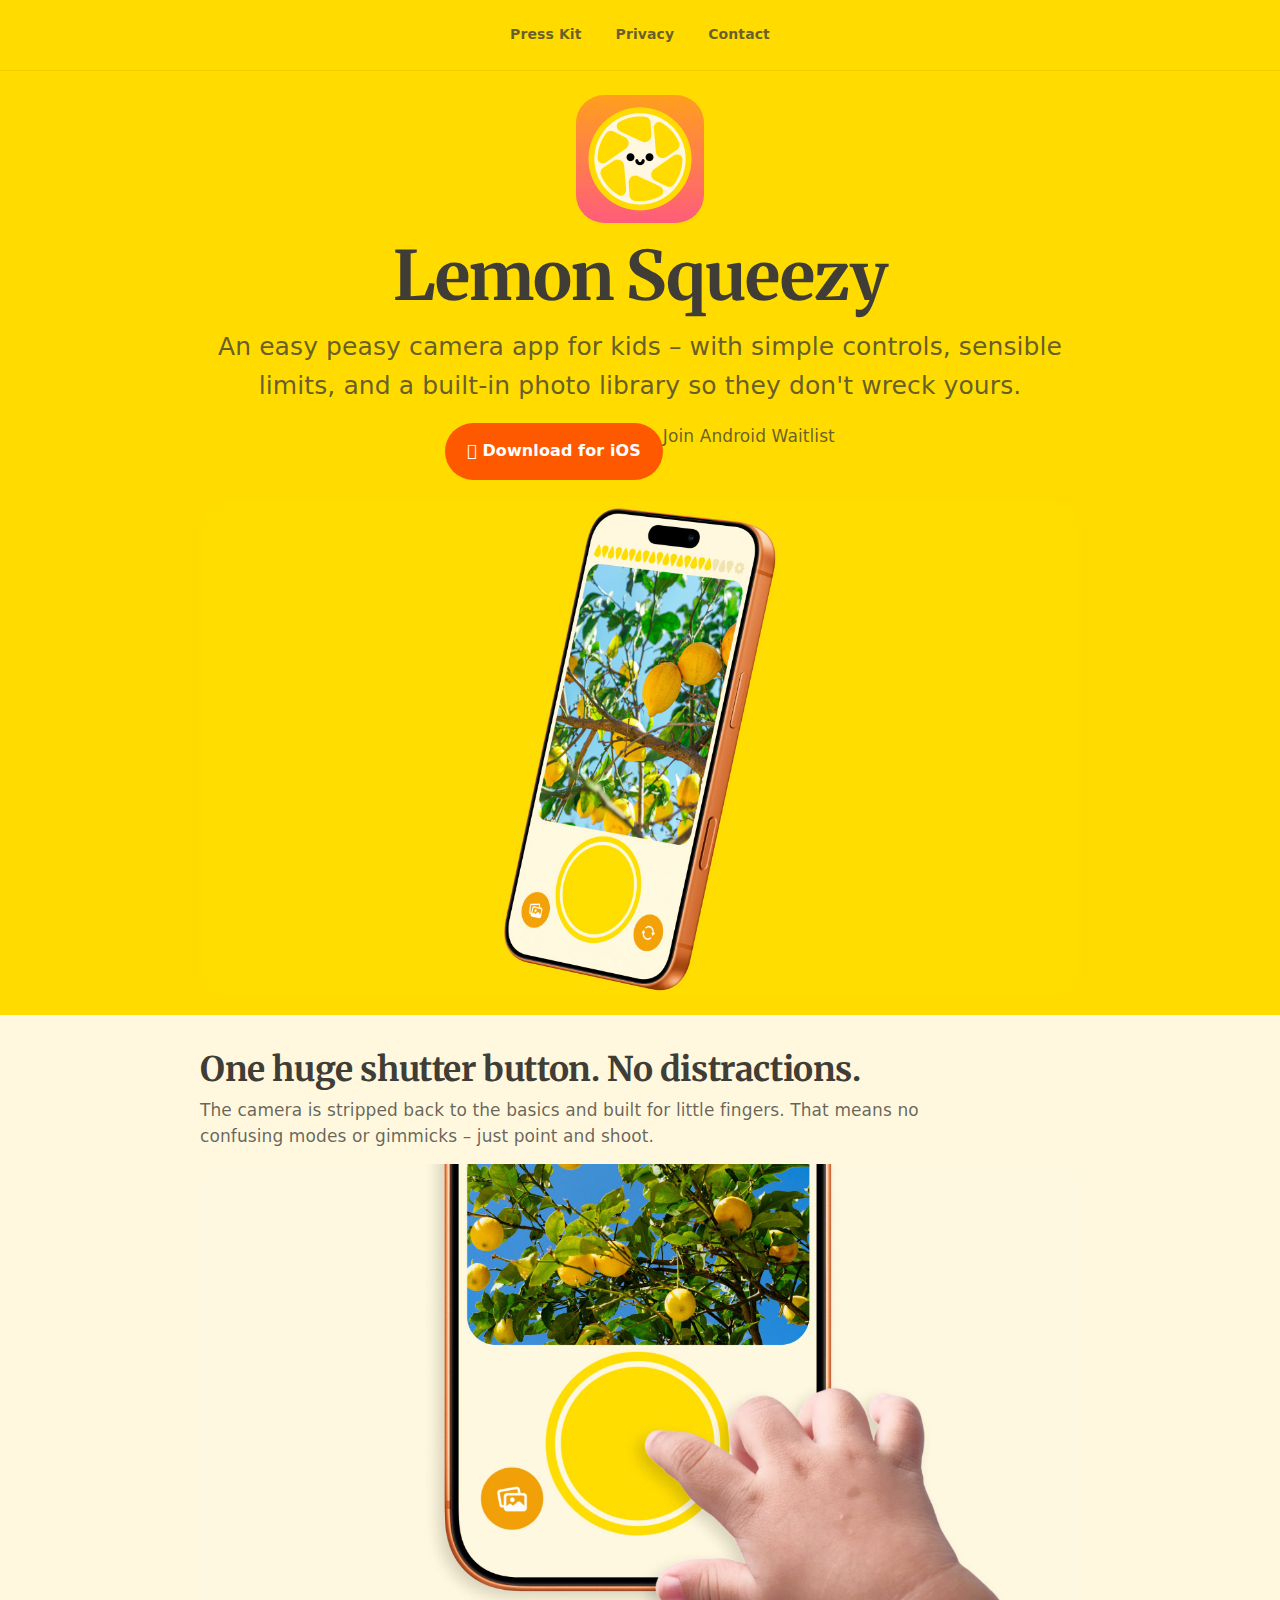
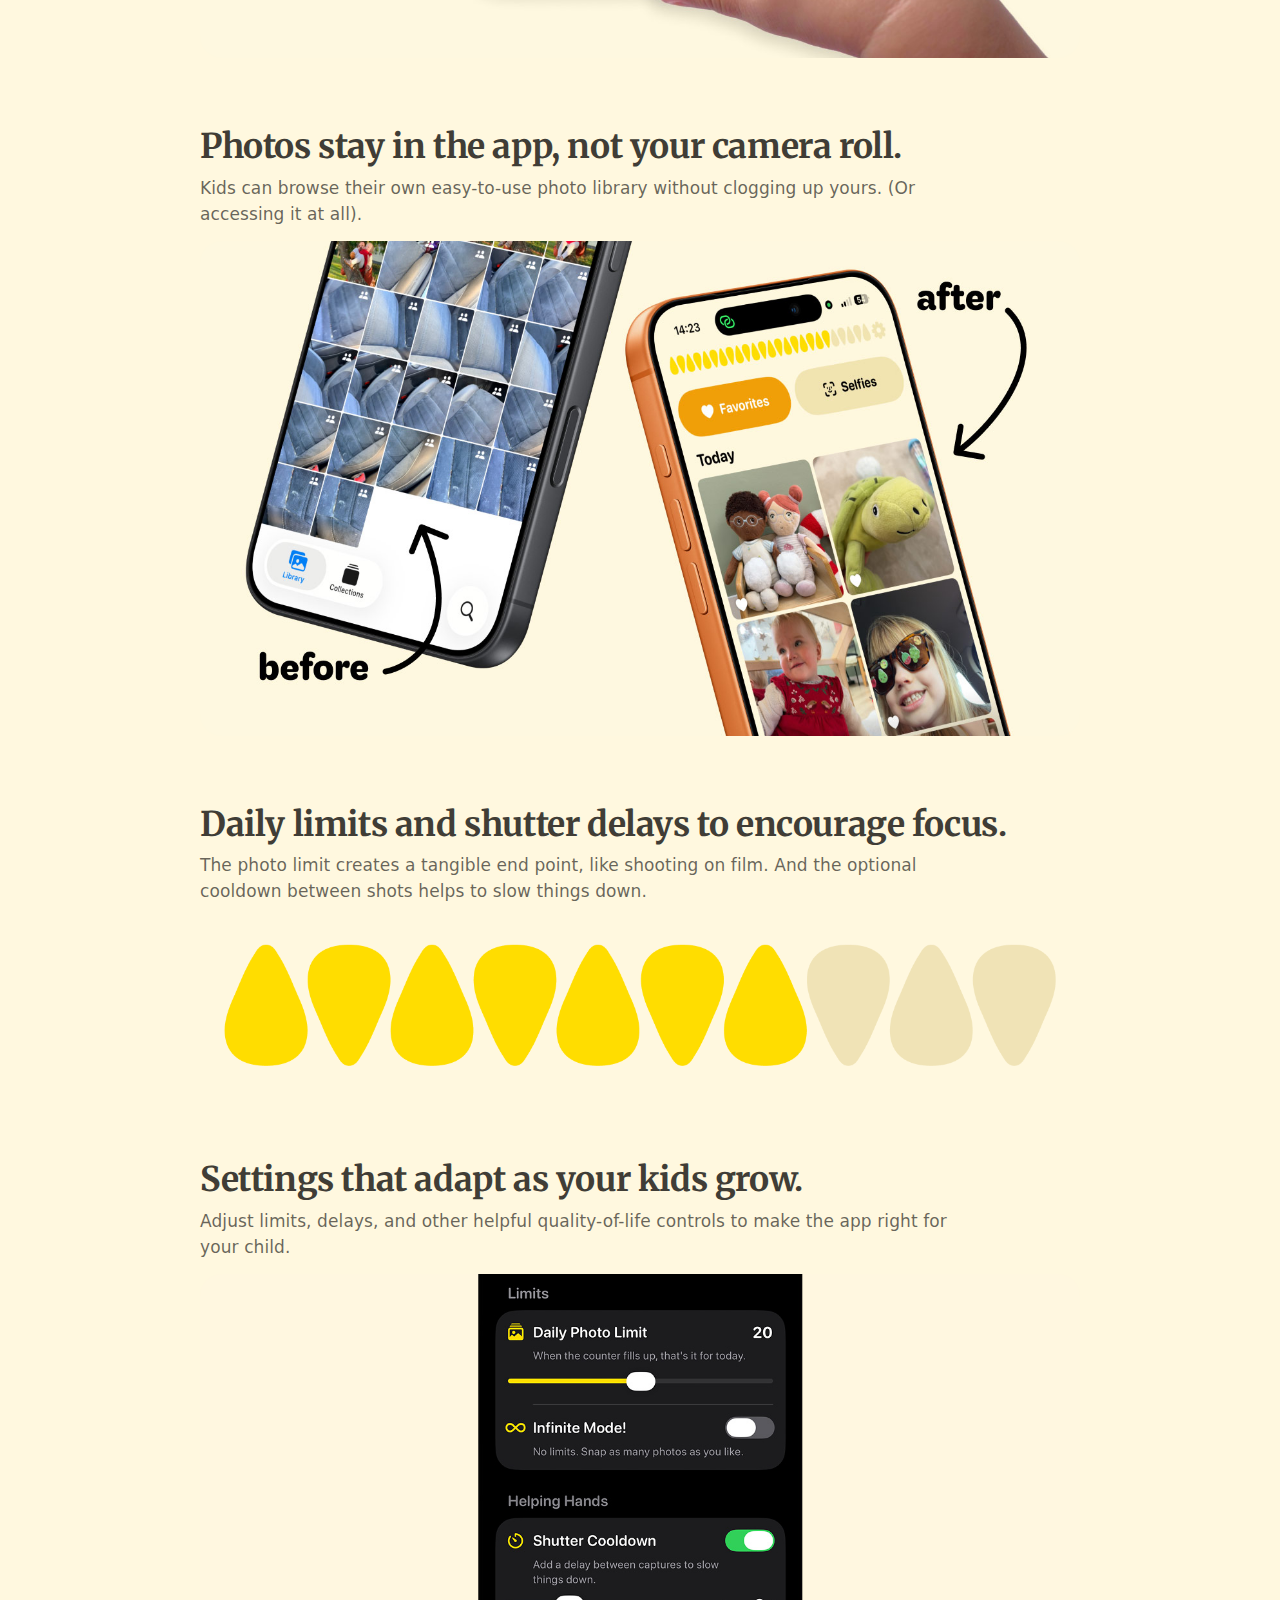
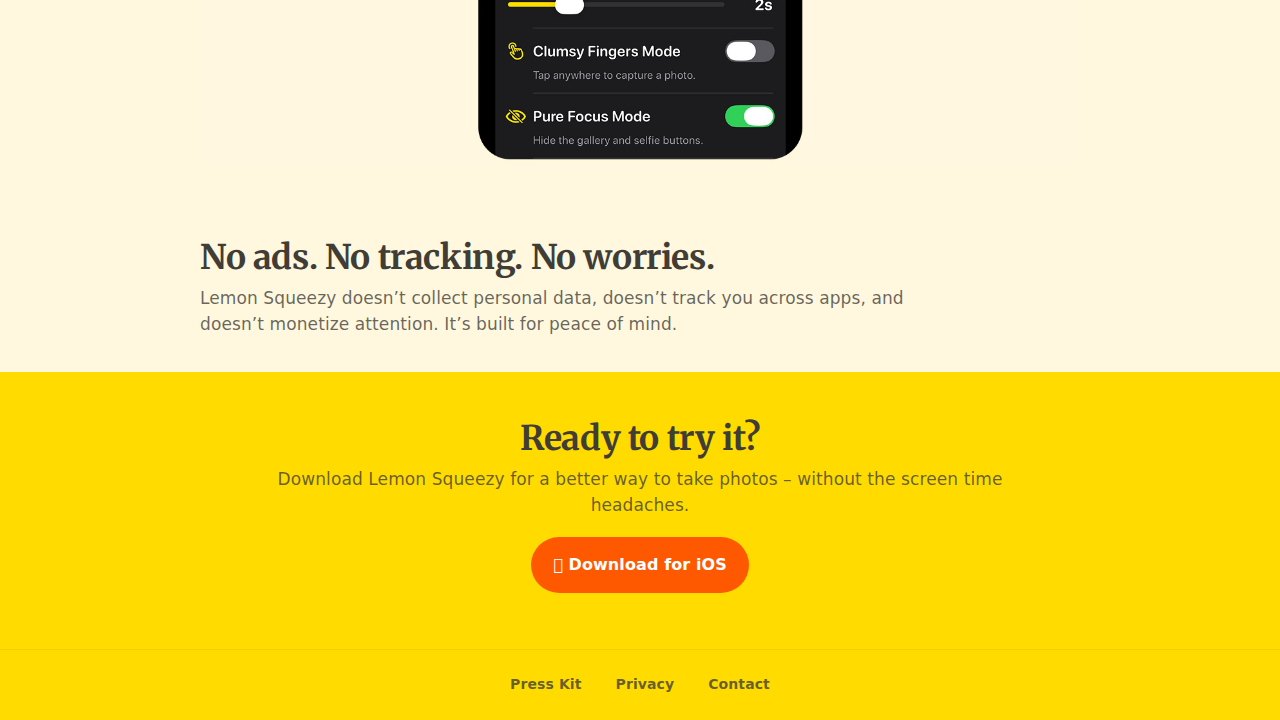
<file: index.html>
<!doctype html>
<html lang="en">
  <head>
    <meta charset="utf-8" />
    <meta name="viewport" content="width=device-width, initial-scale=1" />

    <link rel="preconnect" href="https://fonts.googleapis.com">
    <link rel="preconnect" href="https://fonts.gstatic.com" crossorigin>
    <link
      href="https://fonts.googleapis.com/css2?family=Merriweather:wght@700&display=swap"
      rel="stylesheet"
    >

    <title>Lemon Squeezy – Kids Camera</title>
    <meta
      name="description"
      content="One big button. Zero distractions. A minimal camera app for kids with daily limits, cooldown timers, and a kid-safe gallery."
    />
    <link rel="stylesheet" href="styles.css" />
  </head>

  <body>
    <header class="site-header" id="top">
      <div class="wrap bar-row">

        <nav class="nav" aria-label="Primary navigation">
          <a href="presskit.html">Press Kit</a>
          <a href="privacy.html">Privacy</a>
          <a href="mailto:tom@lemonsqueezy.camera">Contact</a>
        </nav>
      </div>
    </header>

    <main>
      <!-- HERO -->
      <section class="hero">
        <div class="wrap hero-inner">
          <img class="hero-appicon" src="images/lemon-icon-new.jpg" alt="Lemon Squeezy app icon" />

          <h1>Lemon Squeezy</h1>

          <p class="lede">
            An easy peasy camera app for kids – with simple controls, sensible limits, and a built-in photo library so they don't wreck yours.
          </p>

          <div class="cta-row">
            <a class="btn btn-primary btn-xl" href="https://apps.apple.com/app/apple-store/id6751339211?pt=127383011&ct=website&mt=8">
               Download for iOS
            </a>
            <p class="section-text">
            <a href="mailto:tom@lemonsqueezy.com?subject=Android%20waitlist&body=Please%20add%20me%20to%20the%20Android%20waitlist.%0A%0AEmail:">Join Android Waitlist</a>
          </p>
          </div>

          <figure class="hero-media">
            <img
              src="https://rolfebox.github.io/lemonsqueezy.camera/images/hero-yellow.jpg"
              alt="Lemon Squeezy hero"
              loading="eager"
            />
          </figure>
        </div>
      </section>

      <!-- 5 CONSISTENT SECTIONS -->
      <section class="section section-white" id="features">
        <div class="wrap">
          <h2>One huge shutter button. No distractions.</h2>
          <p class="section-text">
            The camera is stripped back to the basics and built for little fingers. That means no confusing modes or gimmicks – just point and shoot.
          </p>
          <figure class="media">
            <img src="images/big-button.jpg" alt="The extra-large shutter button in Lemon Squeezy" loading="lazy" />
          </figure>
        </div>
      </section>

      <section class="section section-white">
        <div class="wrap">
          <h2>Photos stay in the app, not your camera roll.</h2>
          <p class="section-text">
            Kids can browse their own easy-to-use photo library without clogging up yours. (Or accessing it at all).
          </p>
          <figure class="media">
            <img src="images/library-compare.jpg" alt="Comparison showing Lemon Squeezy’s safe gallery versus the Camera Roll" loading="lazy" />
          </figure>
        </div>
      </section>

      <section class="section section-white">
        <div class="wrap">
          <h2>Daily limits and shutter delays to encourage focus.</h2>
          <p class="section-text">
            The photo limit creates a tangible end point, like shooting on film. And the optional cooldown between shots helps to slow things down.
          </p>
          <figure class="media">
            <img src="images/pips.png" alt="Pips indicator showing remaining daily photos" loading="lazy" />
          </figure>
        </div>
      </section>

      <section class="section section-white">
        <div class="wrap">
          <h2>Settings that adapt as your kids grow.</h2>
          <p class="section-text">
            Adjust limits, delays, and other helpful quality-of-life controls to make the app right for your child.
          </p>
          <figure class="media">
            <img src="images/settings-example.jpg" alt="Parents-only settings in Lemon Squeezy" loading="lazy" />
          </figure>
        </div>
      </section>

      <section class="section section-white" id="privacy">
        <div class="wrap">
          <h2>No ads. No tracking. No worries.</h2>
          <p class="section-text">
            Lemon Squeezy doesn’t collect personal data, doesn’t track you across apps, and doesn’t monetize attention. It’s built for peace of mind.
          </p>
        </div>
      </section>

      <!-- FINAL CTA -->
      <section class="final-cta">
        <div class="wrap">
          <h2>Ready to try it?</h2>
          <p class="section-text">
            Download Lemon Squeezy for a better way to take photos – without the screen time headaches.
          </p>

          <div class="cta-row">
            <a class="btn btn-primary btn-xl" href="https://apps.apple.com/app/apple-store/id6751339211?pt=127383011&ct=website&mt=8">
               Download for iOS
            </a>
          </div>
        </div>
      </section>
    </main>

<footer class="site-footer">
  <div class="wrap bar-row">
    <nav class="nav footer-nav" aria-label="Footer links">
      <a href="presskit.html">Press Kit</a>
      <a href="privacy.html">Privacy</a>
      <a href="mailto:tom@lemonsqueezy.camera">Contact</a>
    </nav>
  </div>
</footer>
    
  </body>
</html>
</file>
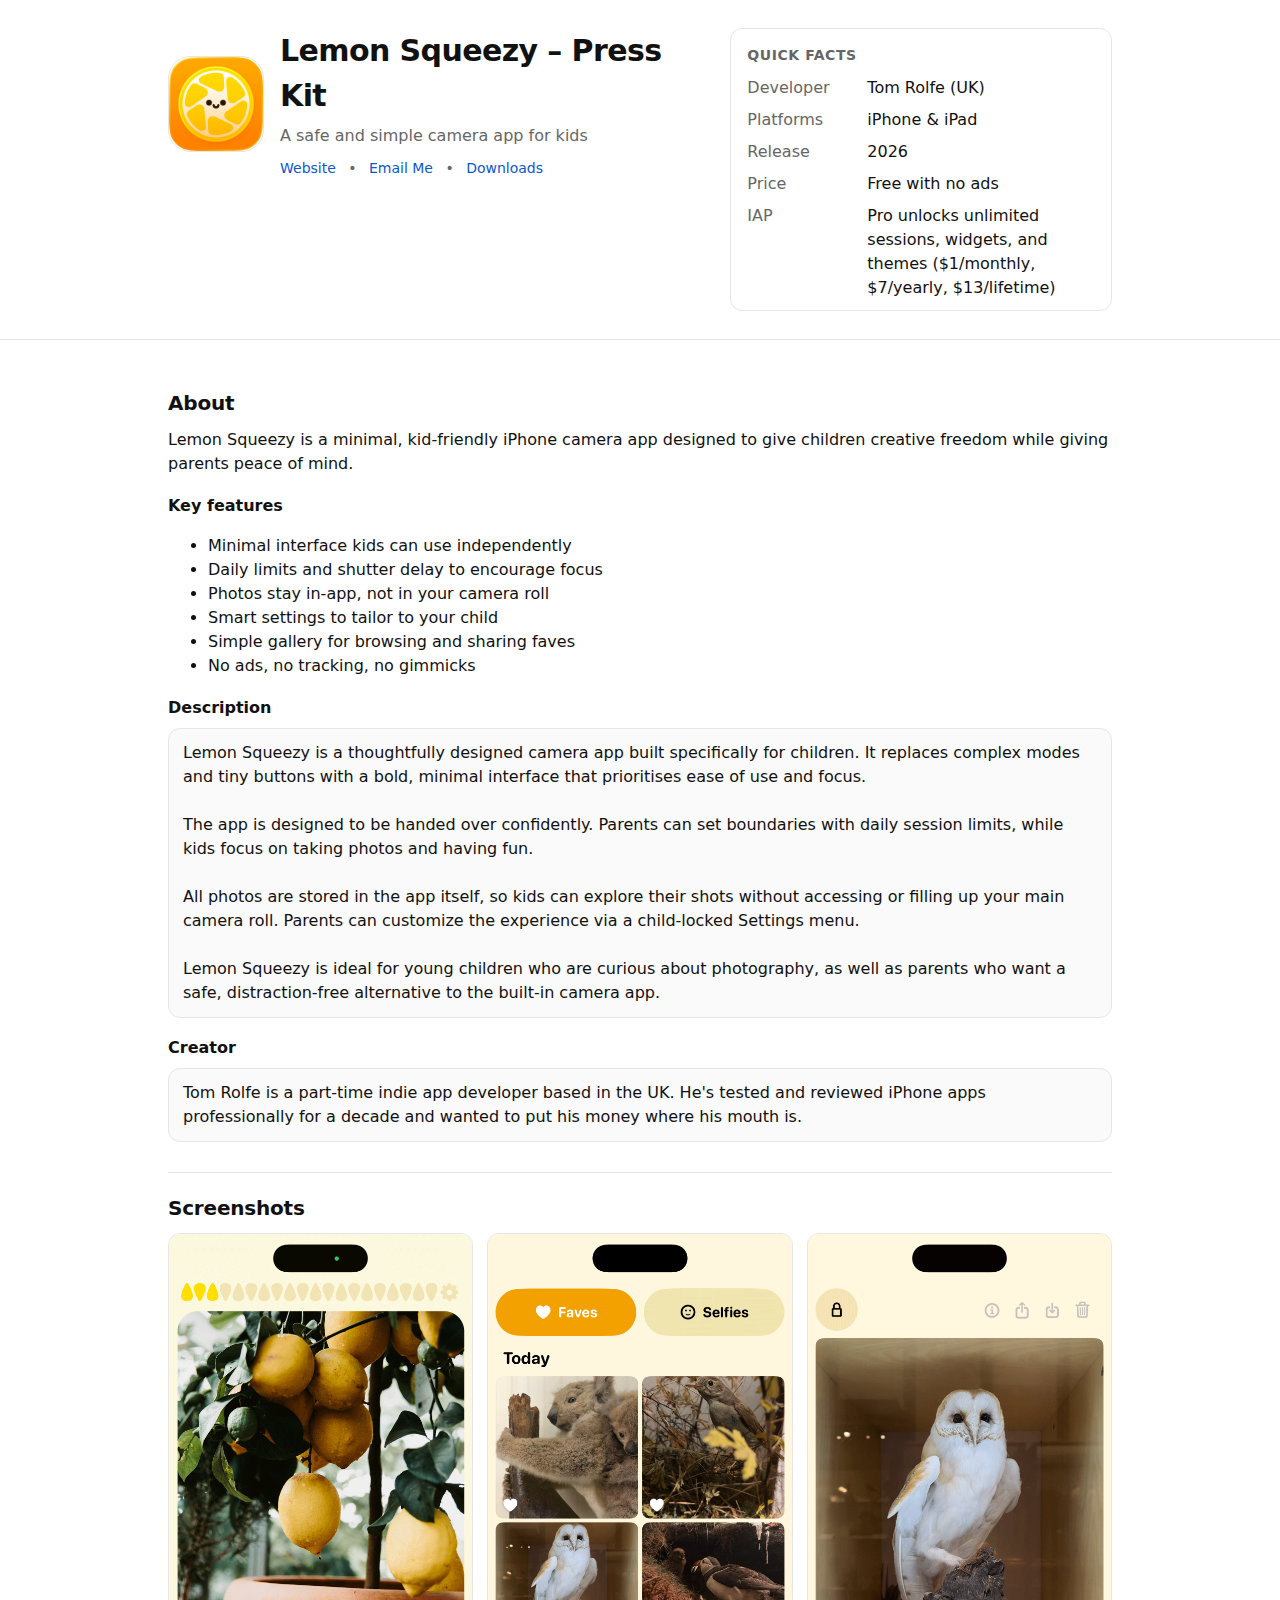
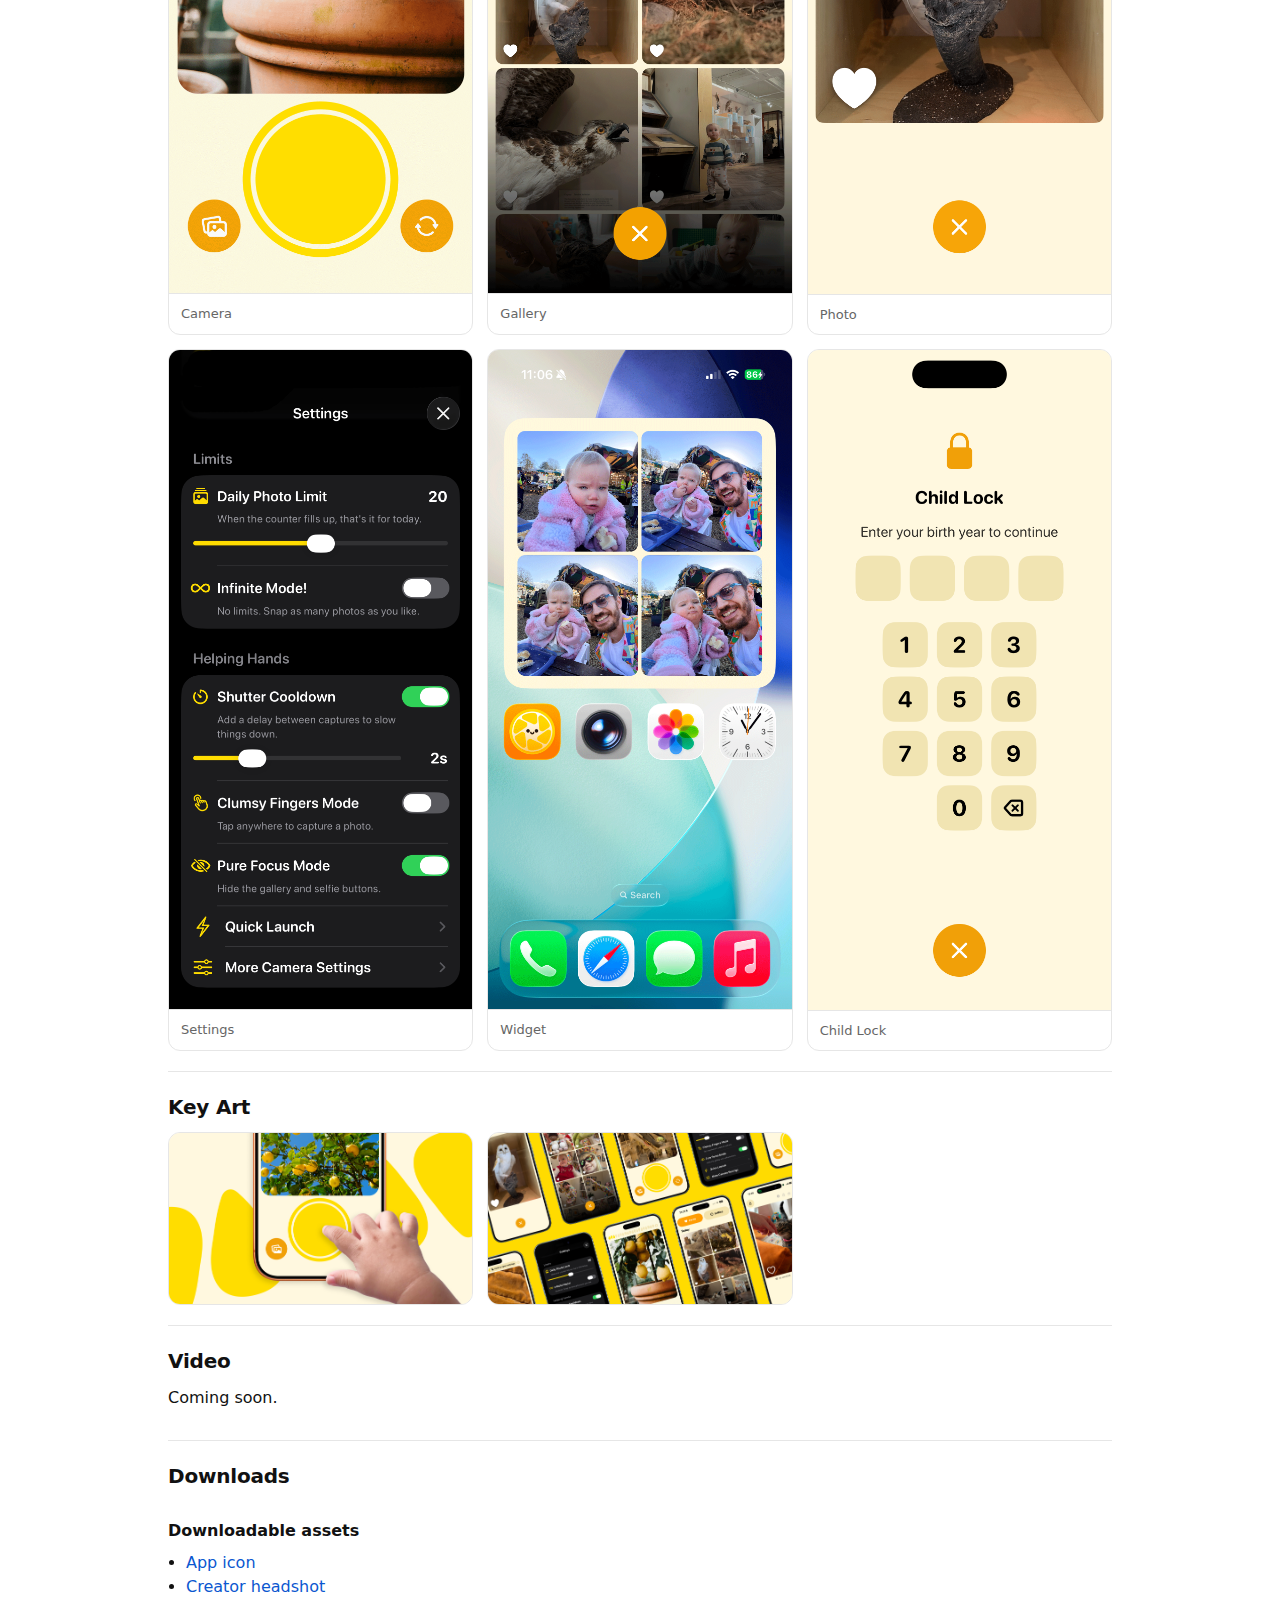
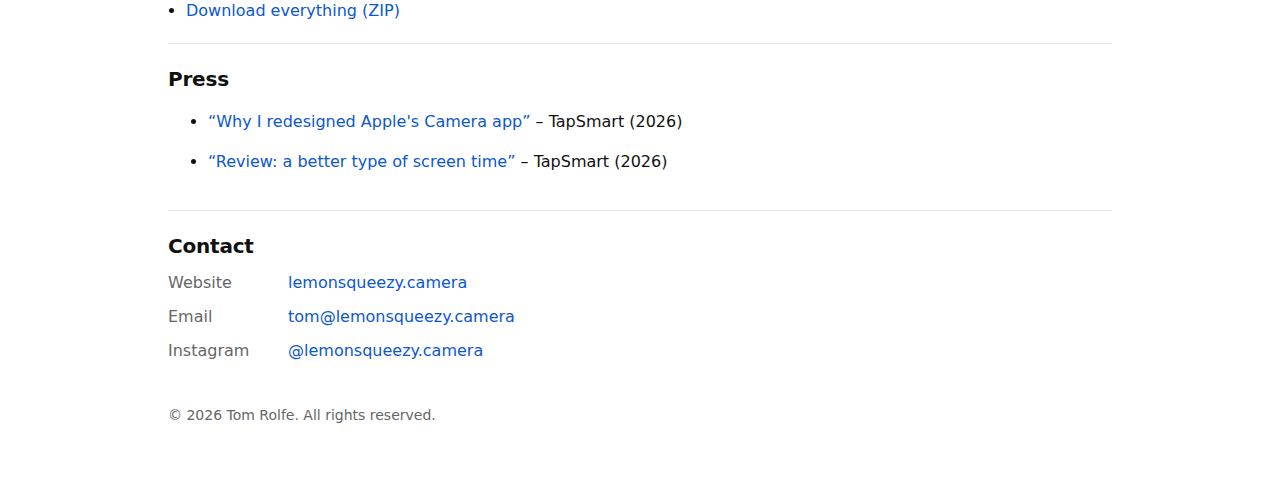
<file: presskit.html>
<!doctype html>
<html lang="en">
  <head>
    <meta charset="utf-8" />
    <meta name="viewport" content="width=device-width, initial-scale=1" />
    <title>Lemon Squeezy – Press Kit</title>
    <meta name="description" content="Press kit for Lemon Squeezy – a simple, kid-friendly iPhone camera app." />

    <link rel="stylesheet" href="presskit.css" />

    <!-- Optional: a tiny favicon (use your app icon if you want) -->
    <link rel="icon" href="images/logos/app-icon.png" />
  </head>

  <body>
    <header class="site-header">
      <div class="container">
        <div class="top">
          <div class="brand">
            <img
              class="brand-icon"
              src="images/logos/app-icon.png"
              alt="Lemon Squeezy app icon"
              width="96"
              height="96"
              loading="eager"
            />
            <div>
              <h1>Lemon Squeezy – Press Kit</h1>
              <p class="tagline">A safe and simple camera app for kids</p>
              <p class="meta">
                <a href="https://lemonsqueezy.camera" rel="noopener">Website</a>
                <span class="sep">•</span>
                <a href="mailto:tom@lemonsqueezy.camera">Email Me</a>
                <span class="sep">•</span>
                <a href="#downloads">Downloads</a>
              </p>
            </div>
          </div>

          <div class="quickfacts">
            <h2>Quick facts</h2>
            <dl>
              <div>
                <dt>Developer</dt>
                <dd>Tom Rolfe (UK)</dd>
              </div>
              <div>
                <dt>Platforms</dt>
                <dd>iPhone & iPad</dd>
              </div>
              <div>
                <dt>Release</dt>
                <dd>2026</dd>
              </div>
              <div>
                <dt>Price</dt>
                <dd>Free with no ads</dd>
              </div>
              <div>
                <dt>IAP</dt>
                <dd>Pro unlocks unlimited sessions, widgets, and themes ($1/monthly, $7/yearly, $13/lifetime)</dd>
              </div>
            </dl>
          </div>
        </div>
      </div>
    </header>

    <main class="container content">
      <section id="about">
        <h2>About</h2>
        <p>
          Lemon Squeezy is a minimal, kid-friendly iPhone camera app designed to give children creative freedom while giving parents peace of mind.
        </p>

        <h3>Key features</h3>
        <ul>
          <li>Minimal interface kids can use independently</li>
          <li>Daily limits and shutter delay to encourage focus</li>
          <li>Photos stay in-app, not in your camera roll</li>
          <li>Smart settings to tailor to your child</li>
          <li>Simple gallery for browsing and sharing faves</li>
          <li>No ads, no tracking, no gimmicks</li>
        </ul>
        
        <h3>Description</h3>
        <p class="copyblock">
          Lemon Squeezy is a thoughtfully designed camera app built specifically for children. It replaces complex modes and tiny buttons with a bold, minimal interface that prioritises ease of use and focus.

<br><br>The app is designed to be handed over confidently. Parents can set boundaries with daily session limits, while kids focus on taking photos and having fun.

<br><br>All photos are stored in the app itself, so kids can explore their shots without accessing or filling up your main camera roll. Parents can customize the experience via a child-locked Settings menu.

<br><br>Lemon Squeezy is ideal for young children who are curious about photography, as well as parents who want a safe, distraction-free alternative to the built-in camera app.
        </p>
              
        <h3>Creator</h3>
        <p class="copyblock">
          Tom Rolfe is a part-time indie app developer based in the UK. He's tested and reviewed iPhone apps professionally for a decade and wanted to put his money where his mouth is.
        </p>
      </section>


      <section id="screenshots">
        <h2>Screenshots</h2>

        <div class="grid screenshots">
          <figure>
            <a href="images/screenshots/screenshot-1.png">
              <img src="images/screenshots/screenshot-1.png" alt="Camera view" loading="lazy" />
            </a>
            <figcaption>Camera</figcaption>
          </figure>

          <figure>
            <a href="images/screenshots/screenshot-5.png">
              <img src="images/screenshots/screenshot-5.png" alt="Gallery view" loading="lazy" />
            </a>
            <figcaption>Gallery</figcaption>
          </figure>

                    <figure>
            <a href="images/screenshots/screenshot-8.png">
              <img src="images/screenshots/screenshot-8.png" alt="Photo view" loading="lazy" />
            </a>
            <figcaption>Photo</figcaption>
          </figure>

          <figure>
            <a href="images/screenshots/screenshot-3.png">
              <img src="images/screenshots/screenshot-3.png" alt="Settings view" loading="lazy" />
            </a>
            <figcaption>Settings</figcaption>
          </figure>

  <figure>
            <a href="images/screenshots/screenshot-6.png">
              <img src="images/screenshots/screenshot-6.png" alt="Widget" loading="lazy" />
            </a>
            <figcaption>Widget</figcaption>
          </figure>

            <figure>
            <a href="images/screenshots/screenshot-9.png">
              <img src="images/screenshots/screenshot-9.png" alt="Childlock" loading="lazy" />
            </a>
            <figcaption>Child Lock</figcaption>
          </figure>
          
        </div>
      </section>

            <section id="keyart">
        <h2>Key Art</h2>

        <div class="grid screenshots single-column">
          <figure>
            <a href="images/press/hero-1.png">
              <img src="images/press/hero-1.png" alt="Hero Image" loading="lazy" />
            </a>
          </figure>

          <figure>
            <a href="images/press/hero-2.png">
              <img src="images/press/hero-2.png" alt="Alt hero image" loading="lazy" />
            </a>
          </figure>
          
        </div>
      </section>

      <section id="video">
        <h2>Video</h2>
        <p>
          Coming soon.
        </p>
      </section>

      <section id="downloads">
        <h2>Downloads</h2>

        <div class="two-col">
          <div>
            <h3>Downloadable assets</h3>
            <ul class="download-list">
              <li>
                <a href="images/logos/app-icon.png" download>App icon</a>
              </li>
               <li>
                <a href="images/tomrolfe.jpg" download>Creator headshot</a>
              </li>
              <li><a href="presskit-assets/press/presskit.zip">Download everything (ZIP)</a></li>
            </ul>
          </div>

        </div>
      </section>




      <section id="press">
        <h2>Press</h2>
        <ul>
          <li><a href="https://www.tapsmart.com/apps/camera-redesign-lemon-squeezy/">“Why I redesigned Apple's Camera app”</a> – TapSmart (2026)</li>
        </ul>
                <ul>
          <li><a href="https://www.tapsmart.com/apps/lemon-squeezy-review/">“Review: a better type of screen time”</a> – TapSmart (2026)</li>
        </ul>
      </section>

      <section id="contact">
        <h2>Contact</h2>
        <dl class="contact">
          <div>
            <dt>Website</dt>
            <dd><a href="https://lemonsqueezy.camera" rel="noopener">lemonsqueezy.camera</a></dd>
          </div>
          <div>
            <dt>Email</dt>
            <dd><a href="mailto:tom@lemonsqueezy.camera">tom@lemonsqueezy.camera</a></dd>
          </div>
          <div>
            <dt>Instagram</dt>
            <dd>
              <a href="https://instagram.com/lemonsqueezy.camera" rel="noopener">@lemonsqueezy.camera</a>
            </dd>
          </div>
        </dl>
      </section>

      <footer class="site-footer">
        <p>
          © <span id="year"></span> Tom Rolfe. All rights reserved.
        </p>
      </footer>
    </main>

    <script>
      // Tiny convenience: keep the year current.
      document.getElementById("year").textContent = new Date().getFullYear();
    </script>
  </body>
</html>
</file>
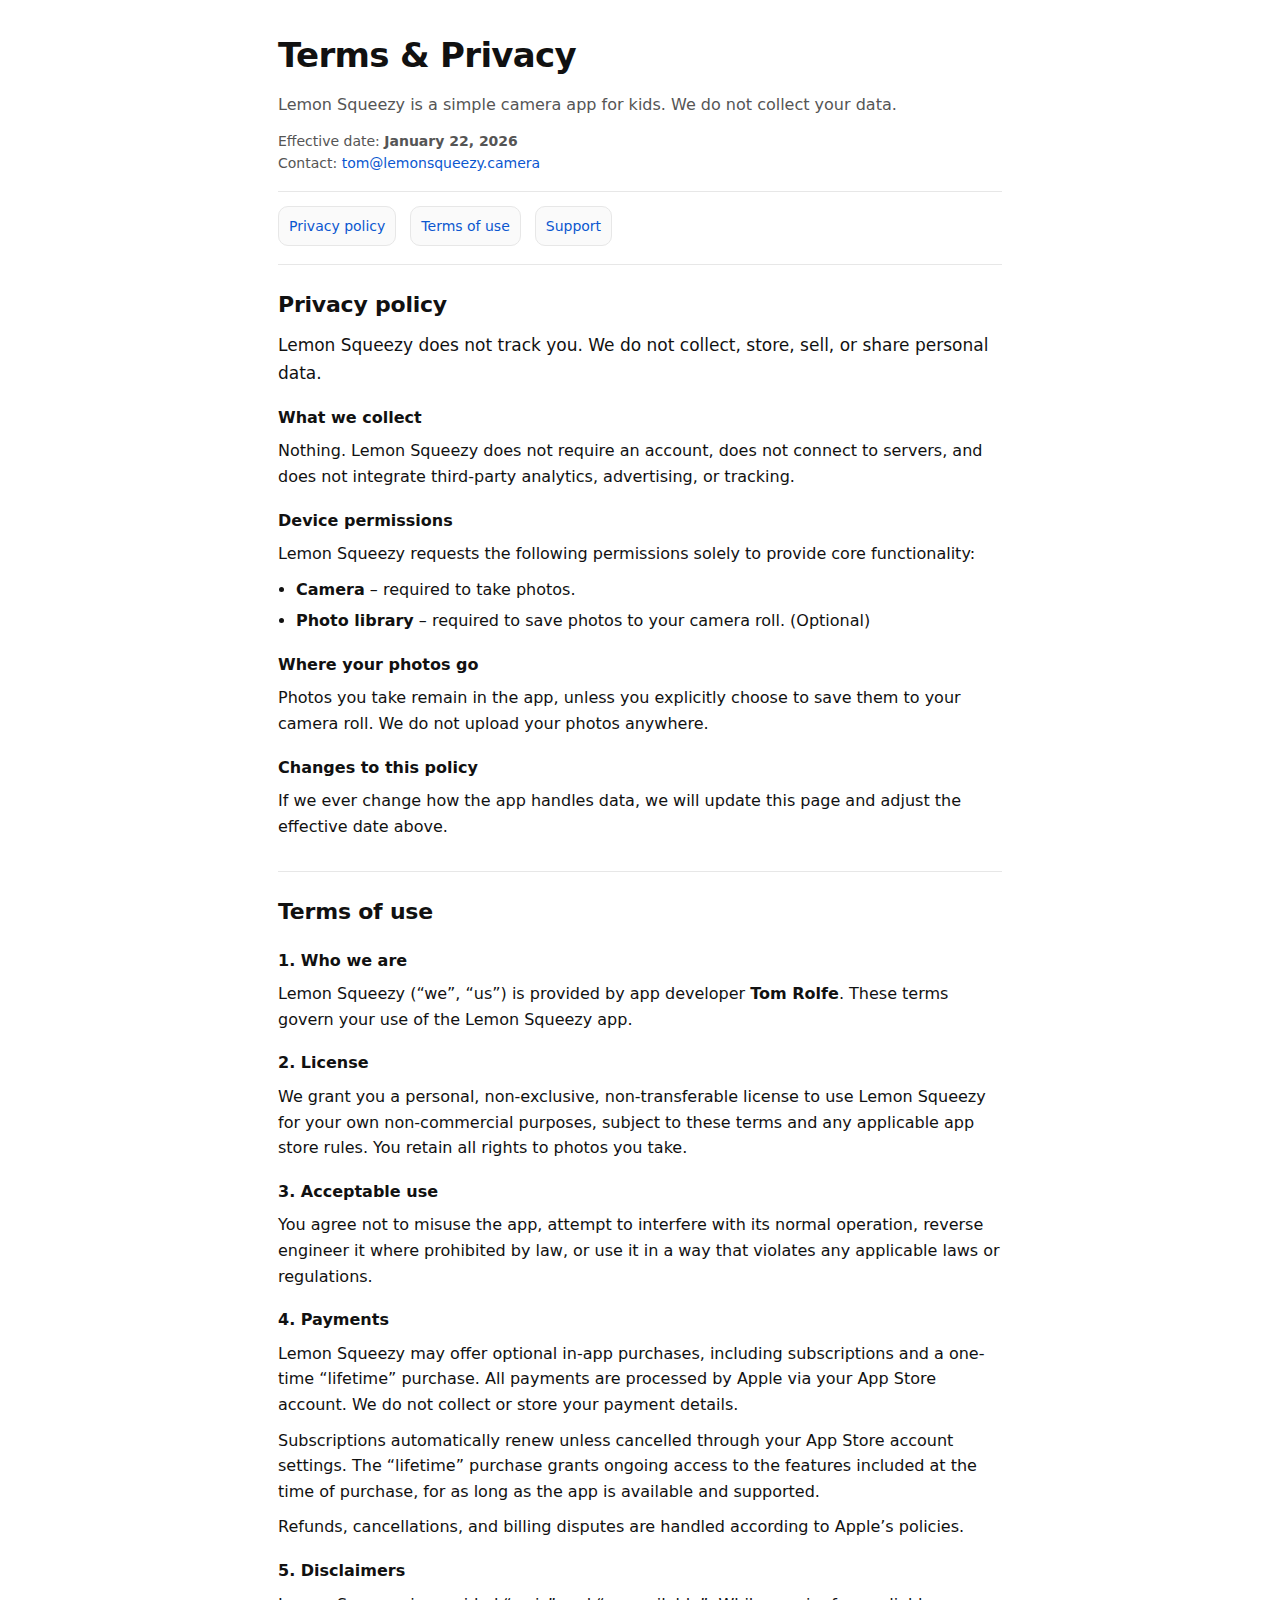
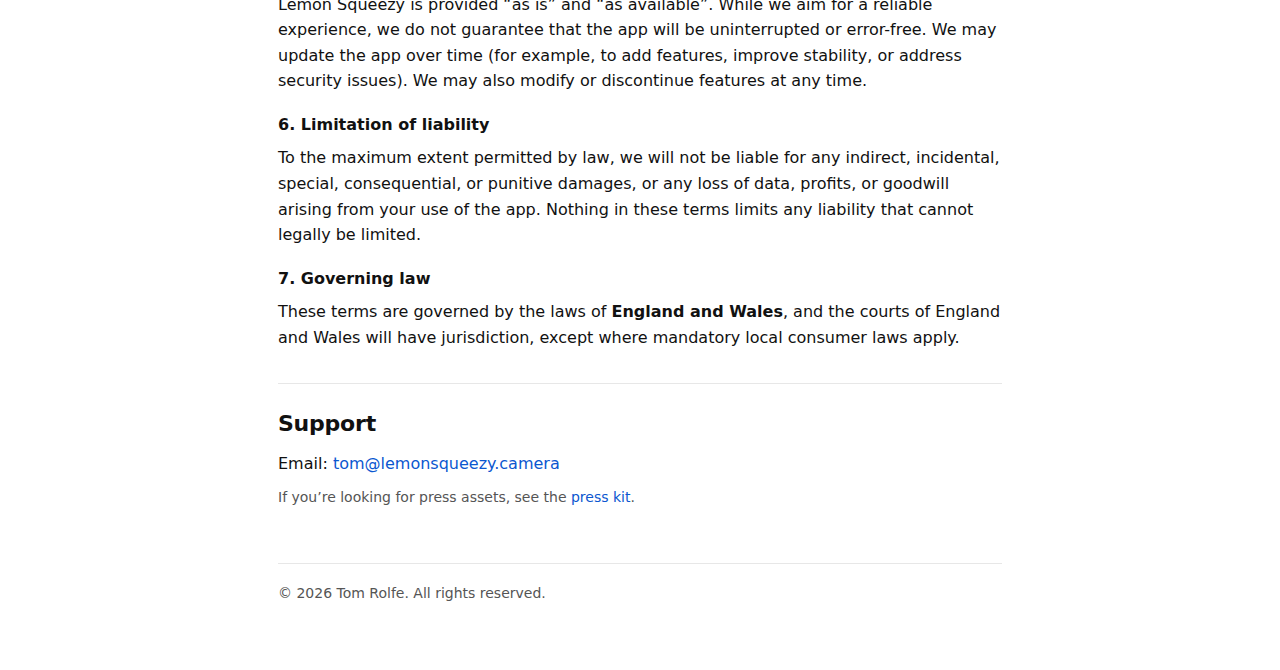
<file: privacy.html>
<!doctype html>
<html lang="en">
  <head>
    <meta charset="utf-8" />
    <meta name="viewport" content="width=device-width, initial-scale=1" />
    <title>Lemon Squeezy – Terms & Privacy</title>
    <meta name="description" content="Terms of use and privacy policy for Lemon Squeezy." />

    <link rel="stylesheet" href="terms.css" />
  </head>

  <body>
    <main class="container">
      <header class="header">
        <h1>Terms & Privacy</h1>
        <p class="subtitle">
          Lemon Squeezy is a simple camera app for kids. We do not collect your data.
        </p>
        <p class="meta">
          Effective date: <strong>January 22, 2026</strong><br />
          Contact: <a href="mailto:tom@lemonsqueezy.camera">tom@lemonsqueezy.camera</a>
        </p>
      </header>

      <nav class="toc" aria-label="Page sections">
        <a href="#privacy">Privacy policy</a>
        <a href="#terms">Terms of use</a>
        <a href="#contact">Support</a>
      </nav>

      <section id="privacy">
        <h2>Privacy policy</h2>

        <p class="lead">
          Lemon Squeezy does not track you. We do not collect, store, sell, or share personal data.
        </p>

        <h3>What we collect</h3>
        <p>
          Nothing. Lemon Squeezy does not require an account, does not connect to servers,
          and does not integrate third-party analytics, advertising, or tracking.
        </p>

        <h3>Device permissions</h3>
        <p>
          Lemon Squeezy requests the following permissions solely to provide core functionality:
        </p>
        <ul>
          <li>
            <strong>Camera</strong> – required to take photos.
          </li>
          <li>
            <strong>Photo library</strong> – required to save photos to your camera roll. (Optional)
          </li>
        </ul>

        <h3>Where your photos go</h3>
        <p>
          Photos you take remain in the app, unless you explicitly choose to save them to your camera roll. We do not upload your photos anywhere.
        </p>

        <h3>Changes to this policy</h3>
        <p>
          If we ever change how the app handles data, we will update this page and adjust the effective date above.
        </p>
      </section>

      <section id="terms">
        <h2>Terms of use</h2>

        <h3>1. Who we are</h3>
        <p>
          Lemon Squeezy (“we”, “us”) is provided by app developer <strong>Tom Rolfe</strong>. These terms govern your use of
          the Lemon Squeezy app.
        </p>

        <h3>2. License</h3>
        <p>
          We grant you a personal, non-exclusive, non-transferable license to use Lemon Squeezy for your own
          non-commercial purposes, subject to these terms and any applicable app store rules. You retain all rights to photos you take. 
        </p>

        <h3>3. Acceptable use</h3>
        <p>
          You agree not to misuse the app, attempt to interfere with its normal operation, reverse engineer it where
          prohibited by law, or use it in a way that violates any applicable laws or regulations.
        </p>


        <h3>4. Payments</h3>
<p>
  Lemon Squeezy may offer optional in-app purchases, including subscriptions and a one-time
  “lifetime” purchase. All payments are processed by Apple via your App Store account.
  We do not collect or store your payment details.
</p>
<p>
  Subscriptions automatically renew unless cancelled through your App Store account
  settings. The “lifetime” purchase grants ongoing access to the features included at
  the time of purchase, for as long as the app is available and supported.
</p>
<p>
  Refunds, cancellations, and billing disputes are handled according to Apple’s policies.
</p>


        <h3>5. Disclaimers</h3>
        <p>
          Lemon Squeezy is provided “as is” and “as available”. While we aim for a reliable experience, we do not
          guarantee that the app will be uninterrupted or error-free. We may update the app over time (for example, to add features, improve stability, or address security issues).
          We may also modify or discontinue features at any time.
        </p>

        <h3>6. Limitation of liability</h3>
        <p>
          To the maximum extent permitted by law, we will not be liable for any indirect, incidental, special,
          consequential, or punitive damages, or any loss of data, profits, or goodwill arising from your use of the app.
          Nothing in these terms limits any liability that cannot legally be limited.
        </p>

        <h3>7. Governing law</h3>
        <p>
          These terms are governed by the laws of <strong>England and Wales</strong>, and the courts of England and Wales
          will have jurisdiction, except where mandatory local consumer laws apply.
        </p>

      </section>

      <section id="contact">
        <h2>Support</h2>
        <p>
          Email: <a href="mailto:tom@lemonsqueezy.camera">tom@lemonsqueezy.camera</a>
        </p>
        <p class="small">
          If you’re looking for press assets, see the <a href="presskit.html">press kit</a>.
        </p>
      </section>

      <footer class="footer">
        <p class="small">
          © <span id="year"></span> Tom Rolfe. All rights reserved.
        </p>
      </footer>
    </main>

    <script>
      document.getElementById("year").textContent = new Date().getFullYear();
    </script>
  </body>
</html>
</file>
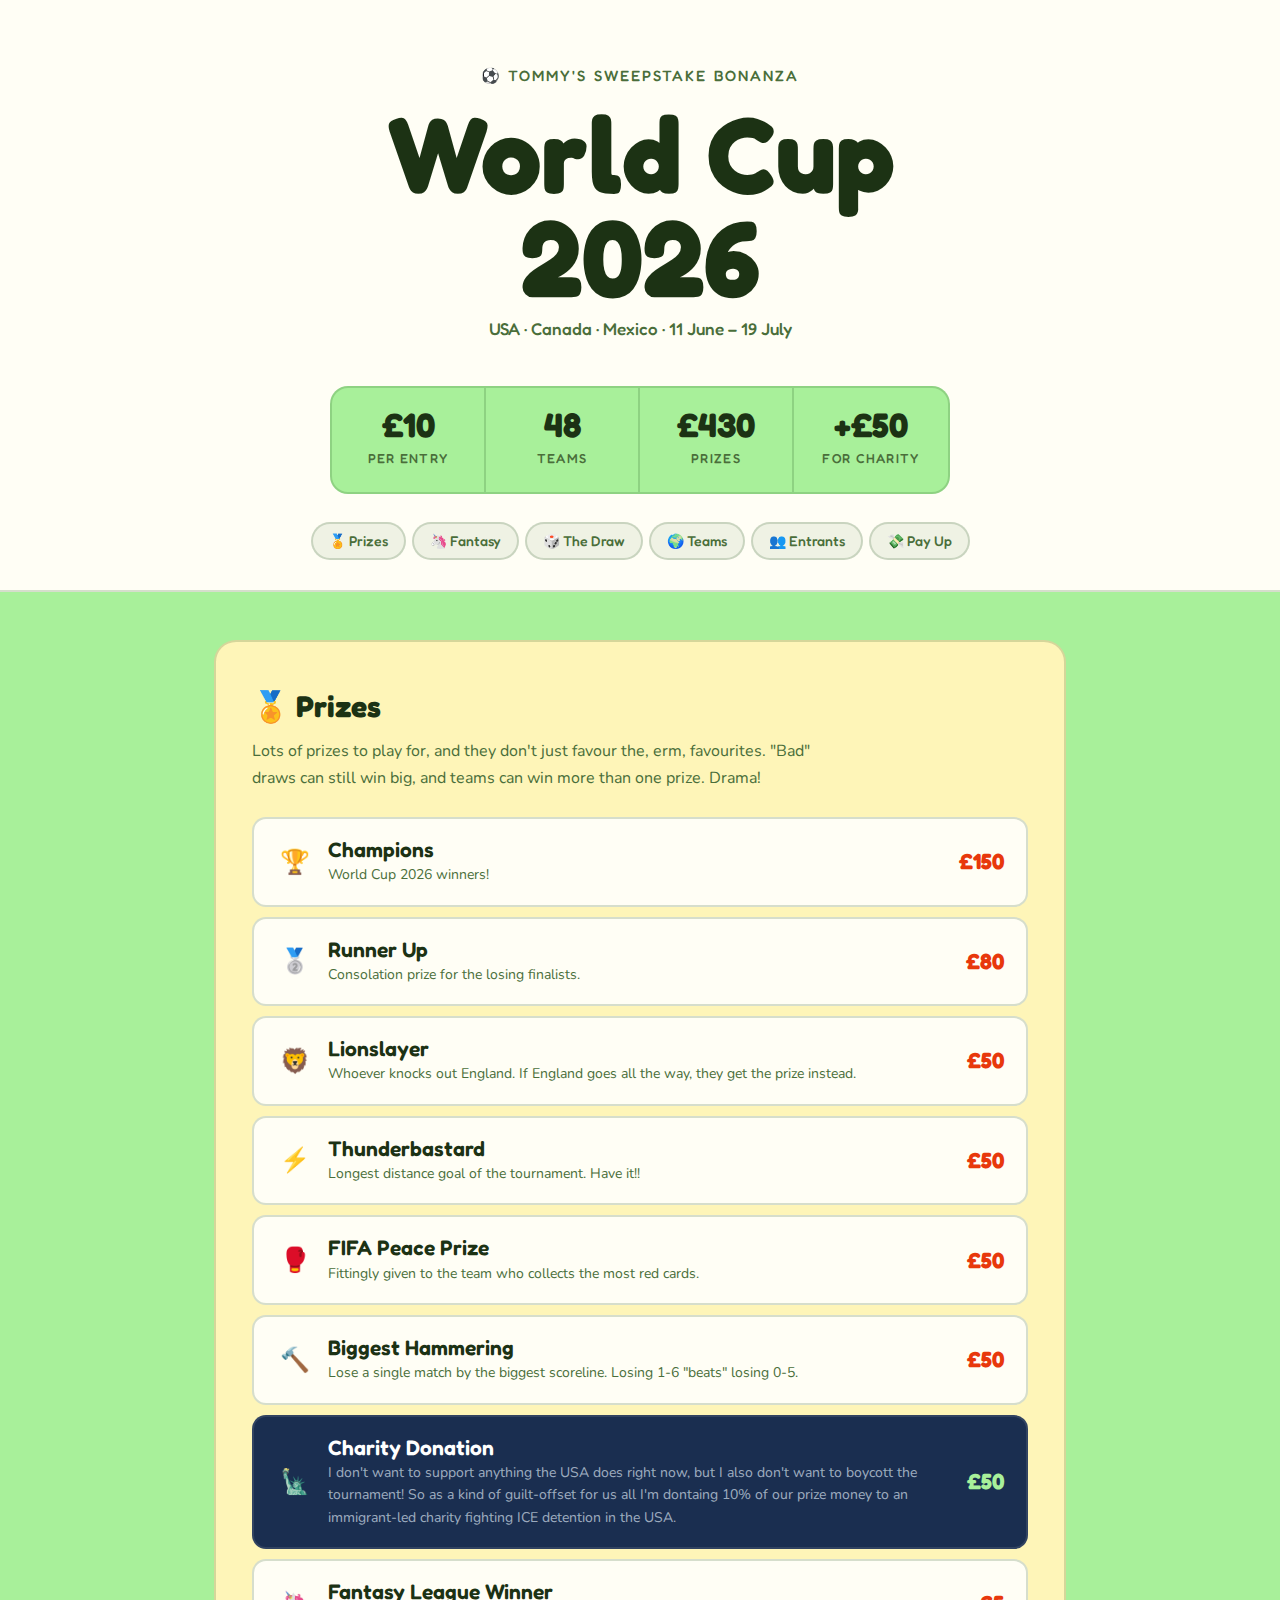
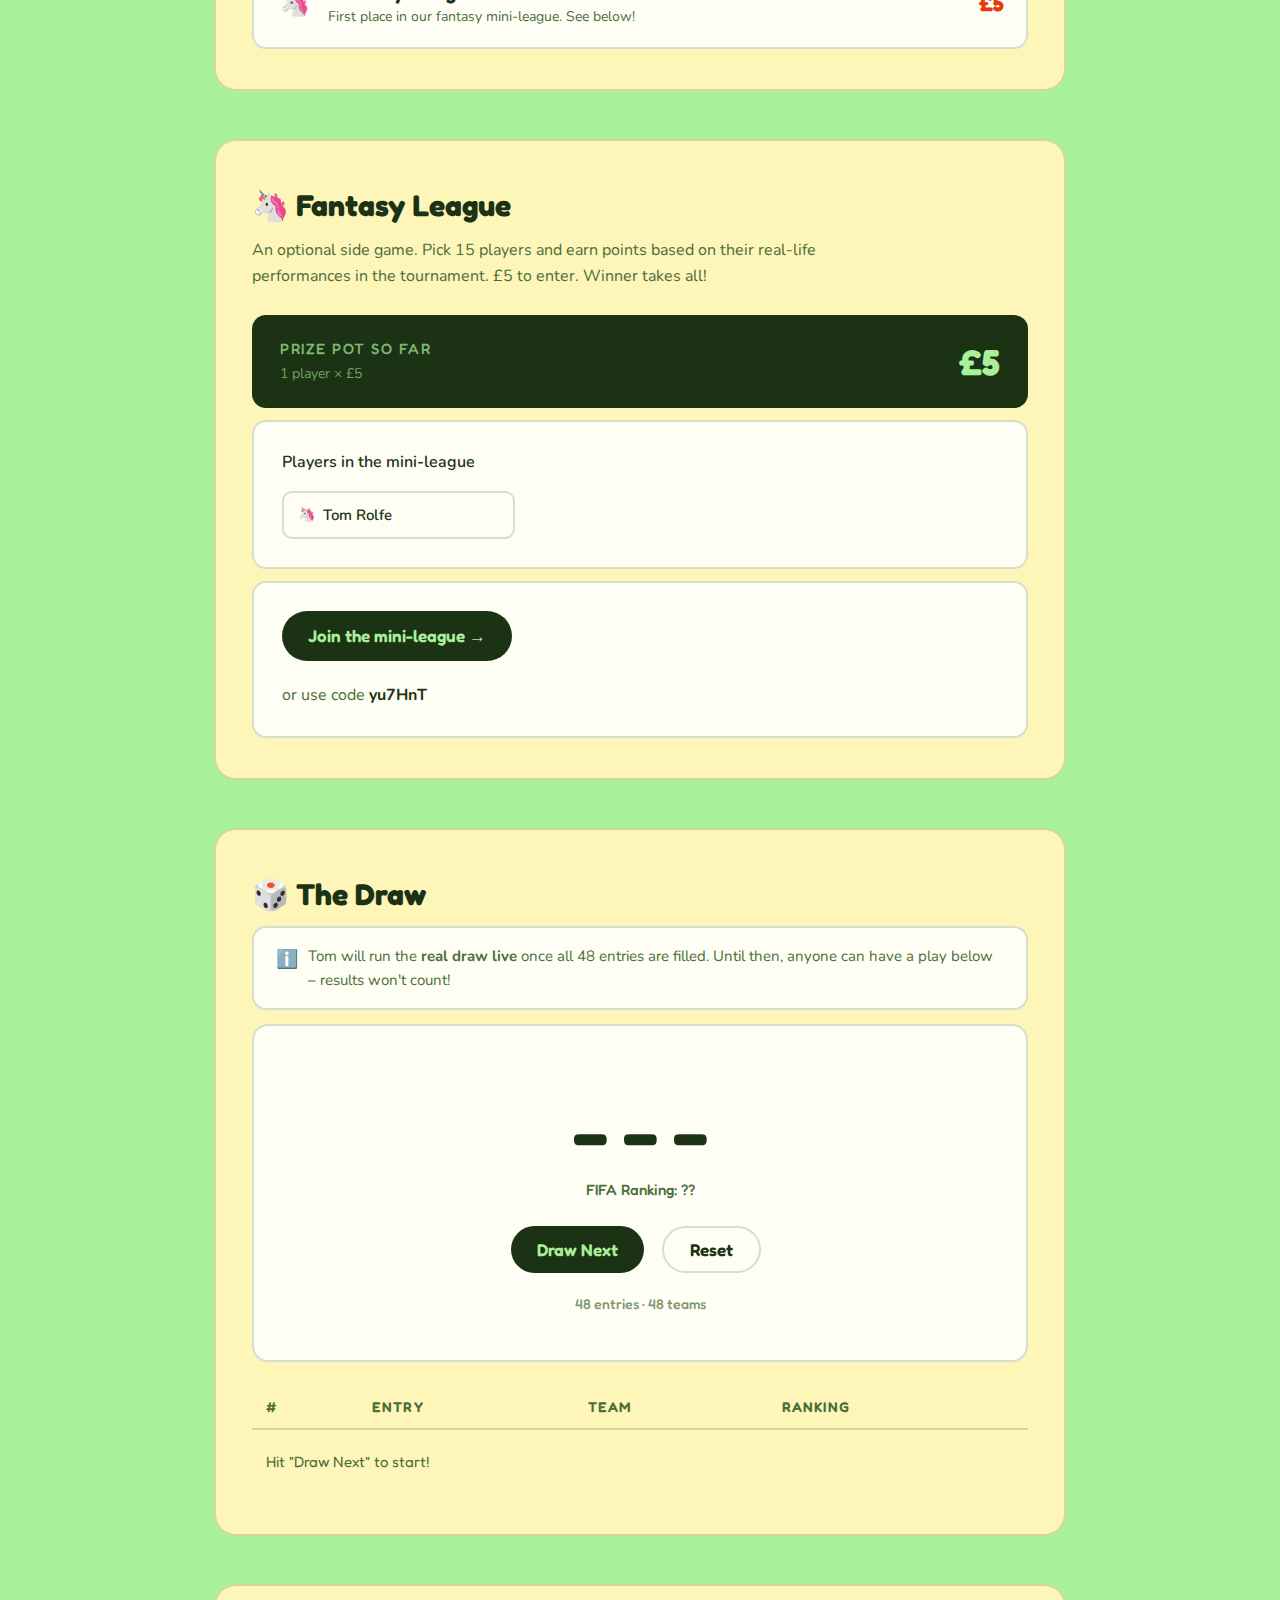
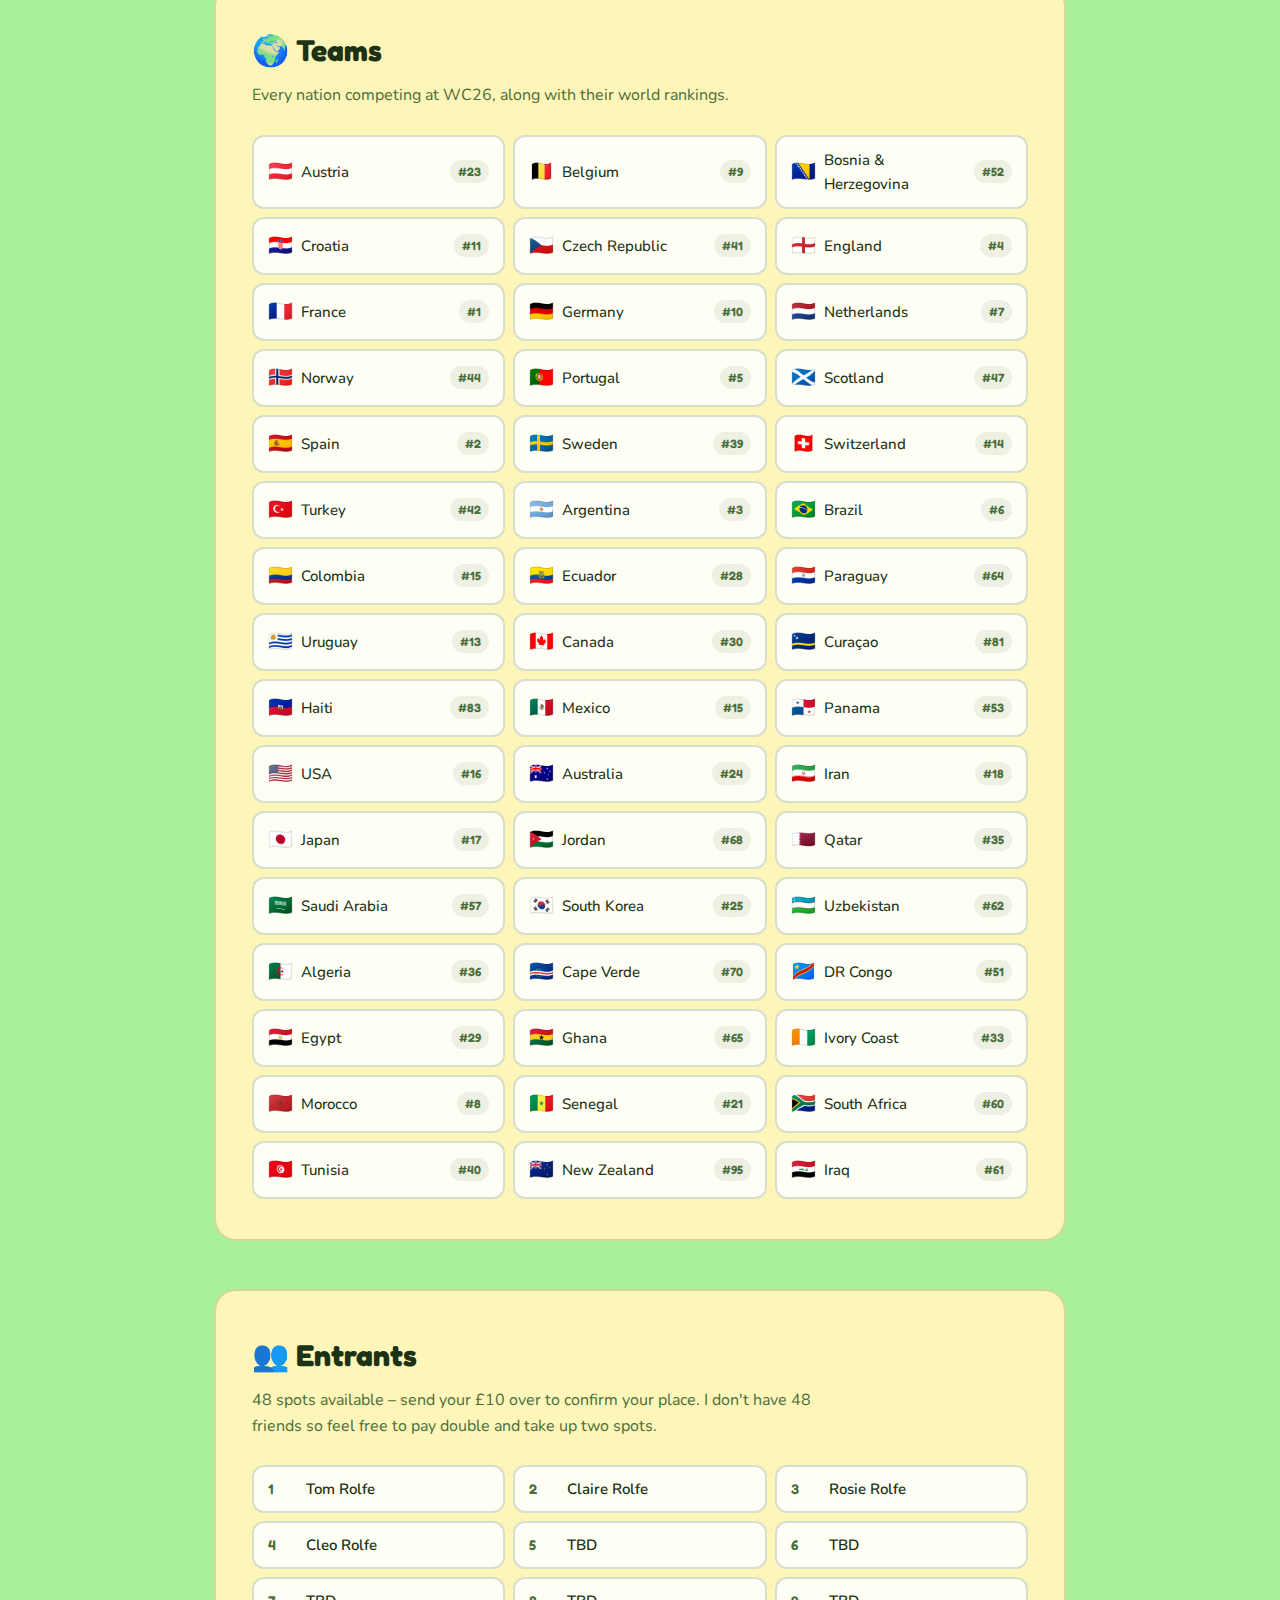
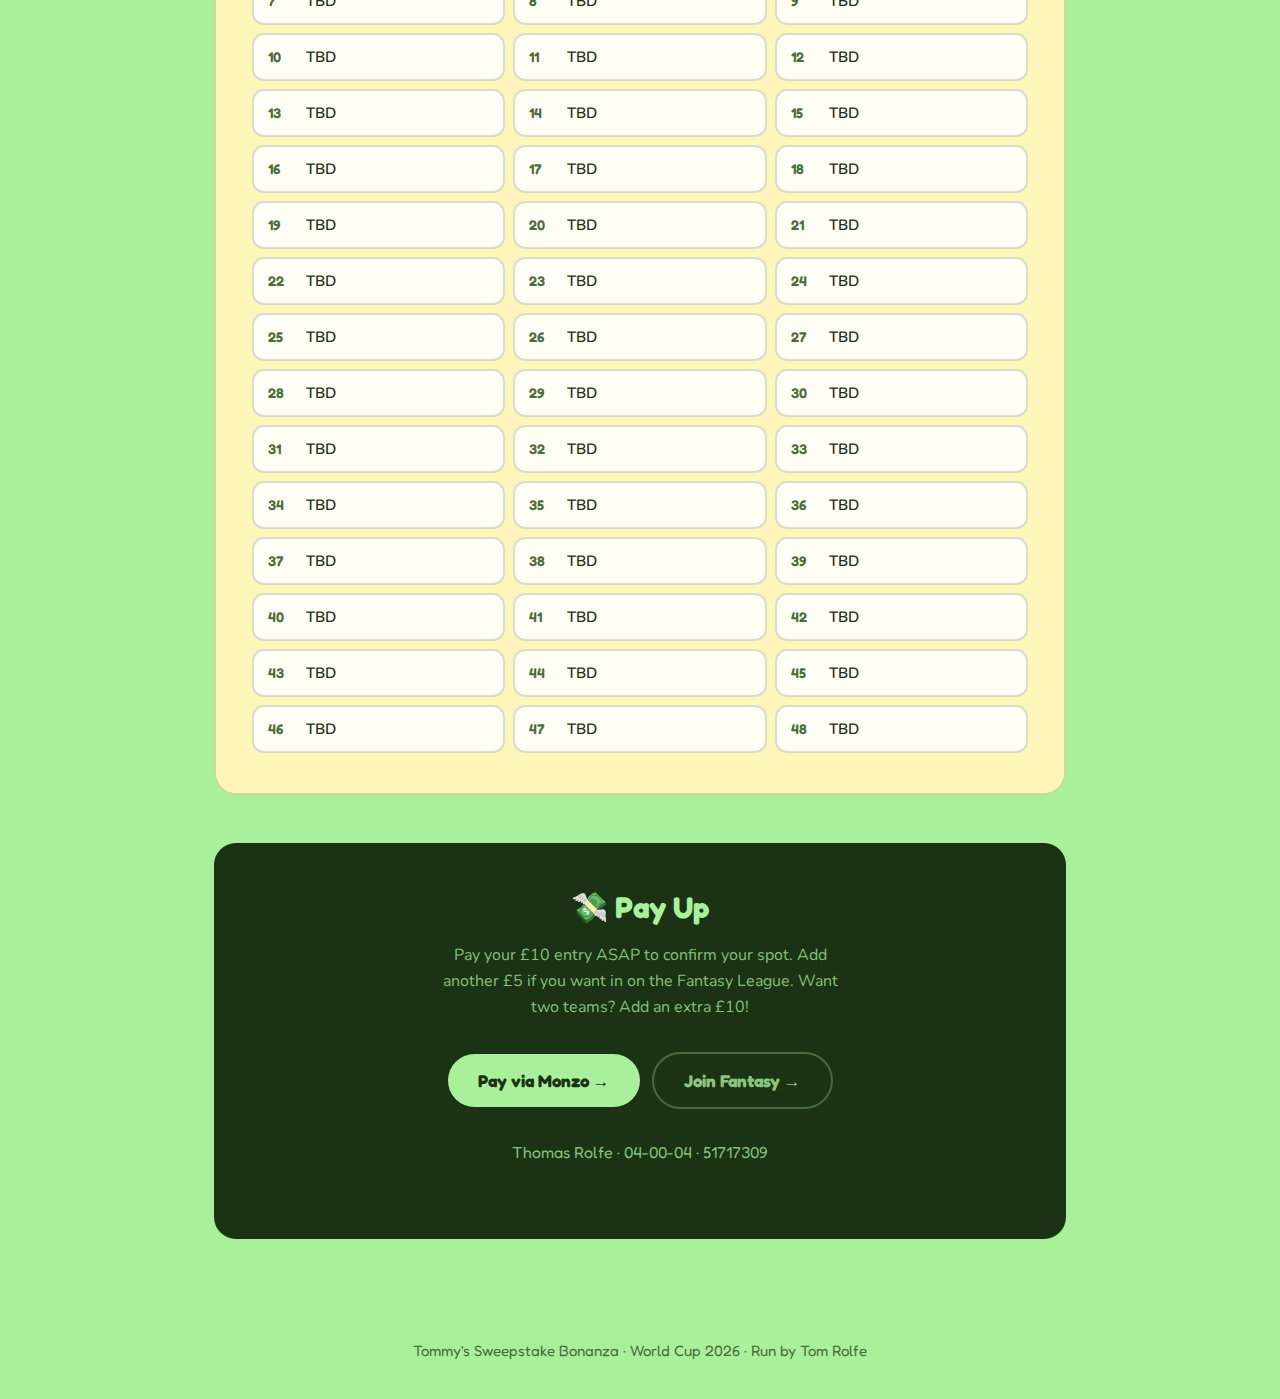
<file: sweepstake.html>
<!DOCTYPE html>
<html lang="en">
<head>
  <meta charset="UTF-8">
  <meta name="viewport" content="width=device-width, initial-scale=1.0">
  <title>Tommy's Sweepstake Bonanza – World Cup 2026</title>
  <link rel="preconnect" href="https://fonts.googleapis.com">
  <link rel="preconnect" href="https://fonts.gstatic.com" crossorigin>
  <link href="https://fonts.googleapis.com/css2?family=Fredoka:wght@400;500;600;700&family=Nunito:ital,wght@0,400;0,500;0,600;1,400&display=swap" rel="stylesheet">
  <style>
    :root {
      --bg:      #a8f09a;
      --section: #fef5b8;
      --white:   #fffef5;
      --border:  rgba(30, 80, 20, 0.18);
      --text:    #1c3214;
      --muted:   #4a6e3a;
      --accent:  #e8380c;
    }

    *, *::before, *::after { box-sizing: border-box; margin: 0; padding: 0; }
    html { scroll-behavior: smooth; }

    body {
      background: var(--bg);
      color: var(--text);
      font-family: 'Nunito', sans-serif;
      font-size: 16px;
      line-height: 1.6;
    }

    /* ── HEADER ───────────────────────────────────── */
    header {
      background: var(--white);
      text-align: center;
      padding: 64px 24px 0;
      border-bottom: 2px solid var(--border);
    }

    .eyebrow {
      font-family: 'Fredoka', sans-serif;
      font-size: 15px;
      font-weight: 500;
      letter-spacing: .14em;
      text-transform: uppercase;
      color: var(--muted);
      margin-bottom: 14px;
    }

    h1 {
      font-family: 'Fredoka', sans-serif;
      font-weight: 700;
      font-size: clamp(58px, 11vw, 108px);
      line-height: .95;
      margin-bottom: 8px;
    }

    .host-line {
      font-family: 'Fredoka', sans-serif;
      font-size: 17px;
      font-weight: 500;
      color: var(--muted);
      margin-bottom: 44px;
    }

    .stats {
      display: flex;
      justify-content: center;
      flex-wrap: wrap;
      max-width: 620px;
      margin: 0 auto;
      background: var(--bg);
      border-radius: 18px;
      overflow: hidden;
      border: 2px solid var(--border);
    }

    .stat {
      flex: 1 1 140px;
      padding: 20px 14px;
      text-align: center;
      border-right: 2px solid var(--border);
    }

    .stat:last-child { border-right: none; }

    .stat-value {
      font-family: 'Fredoka', sans-serif;
      font-size: 34px;
      font-weight: 700;
      display: block;
      line-height: 1;
      margin-bottom: 4px;
    }

    .stat-label {
      font-family: 'Fredoka', sans-serif;
      font-size: 13px;
      font-weight: 500;
      color: var(--muted);
      text-transform: uppercase;
      letter-spacing: .1em;
    }

    /* ── PAGE NAV ─────────────────────────────────── */
    .page-nav {
      display: flex;
      justify-content: center;
      gap: 6px;
      flex-wrap: wrap;
      padding: 28px 24px 30px;
      max-width: 820px;
      margin: 0 auto;
    }

    .page-nav a {
      display: inline-block;
      background: rgba(30, 80, 20, .07);
      color: var(--muted);
      text-decoration: none;
      font-family: 'Fredoka', sans-serif;
      font-size: 14px;
      font-weight: 500;
      padding: 6px 16px;
      border-radius: 50px;
      border: 2px solid var(--border);
      transition: background .12s, color .12s, transform .1s;
      white-space: nowrap;
    }

    .page-nav a:hover {
      background: var(--bg);
      color: var(--text);
      transform: translateY(-1px);
    }

    /* ── LAYOUT ───────────────────────────────────── */
    .section {
      max-width: 900px;
      margin: 0 auto;
      padding: 48px 24px;
    }

    .section + .section { padding-top: 0; }

    .section-inner {
      background: var(--section);
      border-radius: 22px;
      padding: 40px 36px;
      border: 2px solid var(--border);
      overflow: hidden; /* clips children to the rounded container */
    }

    h2 {
      font-family: 'Fredoka', sans-serif;
      font-size: 30px;
      font-weight: 700;
      margin-bottom: 8px;
    }

    .intro {
      font-size: 16px;
      color: var(--muted);
      max-width: 580px;
      margin-bottom: 26px;
      line-height: 1.65;
    }

    /* ── PRIZES ───────────────────────────────────── */
    .prizes { display: grid; gap: 10px; }

    .prize {
      background: var(--white);
      border-radius: 14px;
      padding: 18px 22px;
      display: grid;
      grid-template-columns: 38px 1fr auto;
      align-items: center;
      gap: 14px;
      border: 2px solid var(--border);
      transition: transform .12s, box-shadow .12s;
    }

    .prize:hover { transform: translateY(-2px); box-shadow: 0 6px 18px rgba(30,80,20,.1); }

    .prize.prize-charity {
      background: #1a2e50;
      border-color: rgba(255,255,255,.1);
      color: #e8f4ff;
    }

    .prize.prize-charity .prize-name { color: #fff; }
    .prize.prize-charity .prize-desc { color: rgba(232,244,255,.65); }
    .prize.prize-charity .prize-amount { color: #a8f09a; }

    .prize-icon { font-size: 24px; text-align: center; }
    .prize-name { font-family: 'Fredoka', sans-serif; font-size: 21px; font-weight: 600; line-height: 1.2; }
    .prize-desc { font-size: 14px; color: var(--muted); margin-top: 2px; }
    .prize-amount { font-family: 'Fredoka', sans-serif; font-size: 22px; font-weight: 700; color: var(--accent); white-space: nowrap; }

    /* middle column must be allowed to shrink on narrow screens */
    .prize > div { min-width: 0; }

    @media (max-width: 480px) {
      .section-inner { padding: 24px 18px; }
      .prize { padding: 14px 16px; gap: 10px; }
    }

    /* ── CARDS ────────────────────────────────────── */
    .card {
      background: var(--white);
      border-radius: 14px;
      padding: 28px;
      border: 2px solid var(--border);
    }

    .card + .card { margin-top: 12px; }
    .card p { font-size: 16px; margin-bottom: 20px; max-width: 520px; }
    .card p:last-child { margin-bottom: 0; }

    .btn {
      display: inline-block;
      background: var(--text);
      color: var(--bg);
      text-decoration: none;
      font-family: 'Fredoka', sans-serif;
      font-size: 17px;
      font-weight: 600;
      padding: 11px 26px;
      border-radius: 50px;
      border: none;
      cursor: pointer;
      transition: opacity .15s, transform .12s;
      margin-right: 8px;
      margin-bottom: 8px;
    }

    .btn:hover:not(:disabled) { opacity: .85; transform: translateY(-1px); }
    .btn:disabled { opacity: .35; cursor: not-allowed; transform: none; }
    .btn-outline { background: transparent; color: var(--text); border: 2px solid var(--border); }

    .code-note { font-size: 15px; color: var(--muted); margin-top: 14px; }
    .code-note strong { color: var(--text); }

    /* ── FANTASY PRIZE BANNER ─────────────────────── */
    .fantasy-prize {
      background: var(--text);
      color: var(--bg);
      border-radius: 14px;
      padding: 22px 28px;
      display: flex;
      align-items: center;
      justify-content: space-between;
      gap: 16px;
      flex-wrap: wrap;
      margin-bottom: 12px;
    }

    .fantasy-prize-label {
      font-family: 'Fredoka', sans-serif;
      font-size: 15px;
      font-weight: 500;
      opacity: .7;
      text-transform: uppercase;
      letter-spacing: .1em;
    }

    .fantasy-prize-amount {
      font-family: 'Fredoka', sans-serif;
      font-size: 36px;
      font-weight: 700;
      color: var(--bg);
      line-height: 1;
    }

    /* ── FANTASY PLAYERS LIST ─────────────────────── */
    .fantasy-list {
      display: grid;
      grid-template-columns: repeat(auto-fill, minmax(180px, 1fr));
      gap: 8px;
      margin-top: 16px;
    }

    .fantasy-player {
      background: var(--white);
      border-radius: 10px;
      border: 2px solid var(--border);
      padding: 10px 14px;
      font-size: 15px;
      font-weight: 600;
      display: flex;
      align-items: center;
      gap: 8px;
    }

    .fantasy-player::before { content: '🦄'; font-size: 14px; }

    /* ── DRAW ─────────────────────────────────────── */
    .draw-note {
      background: var(--white);
      border-radius: 14px;
      border: 2px solid var(--border);
      padding: 16px 22px;
      font-size: 15px;
      color: var(--muted);
      margin-bottom: 14px;
      display: flex;
      gap: 10px;
      align-items: flex-start;
    }

    .draw-note-icon { font-size: 18px; flex-shrink: 0; margin-top: 1px; }

    .draw-shell {
      background: var(--white);
      border-radius: 16px;
      border: 2px solid var(--border);
      padding: 44px 24px;
      text-align: center;
      margin-bottom: 24px;
    }

    .draw-for-label {
      font-family: 'Fredoka', sans-serif;
      font-size: 14px;
      font-weight: 500;
      letter-spacing: .14em;
      text-transform: uppercase;
      color: var(--muted);
      min-height: 22px;
    }

    .draw-name {
      font-family: 'Fredoka', sans-serif;
      font-size: clamp(36px, 7vw, 64px);
      font-weight: 700;
      min-height: 76px;
      margin: 6px 0 0;
      line-height: 1.1;
    }

    .draw-rank-caption {
      font-family: 'Fredoka', sans-serif;
      font-size: 15px;
      font-weight: 500;
      color: var(--muted);
      min-height: 26px;
      margin-top: 4px;
      transition: opacity .3s;
    }

    @keyframes landPop {
      0%   { color: var(--accent); transform: scale(1.08); }
      60%  { color: var(--accent); transform: scale(1.04); }
      100% { color: var(--text);   transform: scale(1); }
    }

    .draw-name.landed { animation: landPop .6s ease-out forwards; }

    .draw-btn-row {
      margin-top: 22px;
      display: flex;
      justify-content: center;
      gap: 10px;
      flex-wrap: wrap;
    }

    .draw-status {
      font-family: 'Fredoka', sans-serif;
      font-size: 14px;
      font-weight: 500;
      color: var(--muted);
      margin-top: 12px;
      min-height: 22px;
      opacity: .7;
    }

    /* ── DRAW TABLE ───────────────────────────────── */
    .draw-table { width: 100%; border-collapse: collapse; }

    .draw-table th {
      font-family: 'Fredoka', sans-serif;
      font-size: 14px;
      font-weight: 600;
      letter-spacing: .08em;
      text-transform: uppercase;
      color: var(--muted);
      text-align: left;
      padding: 10px 14px;
      border-bottom: 2px solid var(--border);
    }

    .draw-table td {
      font-size: 16px;
      padding: 12px 14px;
      border-bottom: 1px solid var(--border);
      vertical-align: middle;
    }

    .draw-table tr:last-child td { border-bottom: none; }
    .draw-table .td-num { font-family: 'Fredoka', sans-serif; font-size: 14px; color: var(--muted); width: 38px; }
    .draw-table .td-entry { font-weight: 600; }
    .draw-table .td-team { font-size: 15px; }
    .draw-table .td-rank { font-family: 'Fredoka', sans-serif; font-size: 13px; color: var(--muted); white-space: nowrap; }

    @keyframes rowIn {
      from { opacity: 0; transform: translateY(-6px); }
      to   { opacity: 1; transform: translateY(0); }
    }

    .draw-row-new { animation: rowIn .3s ease-out; }

    /* ── TEAMS GRID ───────────────────────────────── */
    .teams-grid {
      display: grid;
      grid-template-columns: repeat(auto-fill, minmax(220px, 1fr));
      gap: 8px;
    }

    .team-row {
      background: var(--white);
      border-radius: 12px;
      border: 2px solid var(--border);
      padding: 11px 14px;
      display: flex;
      align-items: center;
      gap: 8px;
      transition: transform .1s;
    }

    .team-row:hover { transform: translateY(-2px); }
    .team-flag { font-size: 20px; flex-shrink: 0; }
    .team-name-text { font-size: 15px; font-weight: 500; flex: 1; }

    .team-rank-badge {
      font-family: 'Fredoka', sans-serif;
      font-size: 12px;
      font-weight: 600;
      color: var(--muted);
      background: rgba(30,80,20,.08);
      border-radius: 50px;
      padding: 2px 8px;
      white-space: nowrap;
      flex-shrink: 0;
    }

    /* ── PLAYERS GRID ─────────────────────────────── */
    .players-grid {
      display: grid;
      grid-template-columns: repeat(auto-fill, minmax(210px, 1fr));
      gap: 8px;
    }

    .player-row {
      background: var(--white);
      border-radius: 12px;
      border: 2px solid var(--border);
      padding: 10px 14px;
      display: grid;
      grid-template-columns: 30px 1fr;
      align-items: center;
      gap: 8px;
      font-size: 15px;
    }

    .player-num {
      font-family: 'Fredoka', sans-serif;
      font-size: 14px;
      font-weight: 600;
      color: var(--muted);
    }

    .player-name { font-weight: 600; }
    .player-name.empty { color: #aec9a4; font-weight: 400; }

    /* ── PAY ──────────────────────────────────────── */
    .pay-card {
      background: var(--text);
      border-radius: 22px;
      padding: 40px 36px;
      text-align: center;
    }

    .pay-card h2 { color: var(--bg); margin-bottom: 12px; }

    .pay-card p {
      font-size: 16px;
      color: rgba(168,240,154,.75);
      margin-bottom: 28px;
      max-width: 420px;
      margin-left: auto;
      margin-right: auto;
    }

    .btn-pay {
      display: inline-block;
      background: var(--bg);
      color: var(--text);
      text-decoration: none;
      font-family: 'Fredoka', sans-serif;
      font-size: 17px;
      font-weight: 700;
      padding: 13px 30px;
      border-radius: 50px;
      transition: opacity .15s, transform .12s;
      margin: 4px;
    }

    .btn-pay:hover { opacity: .9; transform: translateY(-1px); }

    .btn-pay-ghost {
      background: transparent;
      color: rgba(168,240,154,.8);
      border: 2px solid rgba(168,240,154,.3);
    }

    .bank {
      font-family: 'Fredoka', sans-serif;
      font-size: 16px;
      color: rgba(168,240,154,.5);
      margin-top: 22px;
      line-height: 2.2;
    }

    footer {
      text-align: center;
      padding: 36px 24px;
      font-family: 'Fredoka', sans-serif;
      font-size: 15px;
      color: var(--muted);
    }
  </style>
</head>
<body>

  <header>
    <p class="eyebrow">⚽ Tommy's Sweepstake Bonanza</p>
    <h1>World Cup<br>2026</h1>
    <p class="host-line">USA · Canada · Mexico · 11 June – 19 July</p>
    <div class="stats">
      <div class="stat"><span class="stat-value">£10</span><span class="stat-label">Per Entry</span></div>
      <div class="stat"><span class="stat-value">48</span><span class="stat-label">Teams</span></div>
      <div class="stat"><span class="stat-value">£430</span><span class="stat-label">Prizes</span></div>
      <div class="stat"><span class="stat-value">+£50</span><span class="stat-label">For Charity</span></div>
    </div>
    <nav class="page-nav" aria-label="Jump to section">
      <a href="#prizes">🏅 Prizes</a>
      <a href="#fantasy">🦄 Fantasy</a>
      <a href="#draw">🎲 The Draw</a>
      <a href="#teams">🌍 Teams</a>
      <a href="#entries">👥 Entrants</a>
      <a href="#pay">💸 Pay Up</a>
    </nav>
  </header>

  <!-- PRIZES -->
  <div class="section" id="prizes">
    <div class="section-inner">
      <h2>🏅 Prizes</h2>
      <p class="intro">Lots of prizes to play for, and they don't just favour the, erm, favourites. "Bad" draws can still win big, and teams can win more than one prize. Drama!</p>
      <div class="prizes">
        <div class="prize"><span class="prize-icon">🏆️</span><div><div class="prize-name">Champions</div><div class="prize-desc">World Cup 2026 winners!</div></div><span class="prize-amount">£150</span></div>
        <div class="prize"><span class="prize-icon">🥈</span><div><div class="prize-name">Runner Up</div><div class="prize-desc">Consolation prize for the losing finalists.</div></div><span class="prize-amount">£80</span></div>
        <div class="prize"><span class="prize-icon">🦁</span><div><div class="prize-name">Lionslayer</div><div class="prize-desc">Whoever knocks out England. If England goes all the way, they get the prize instead.</div></div><span class="prize-amount">£50</span></div>
        <div class="prize"><span class="prize-icon">⚡️</span><div><div class="prize-name">Thunderbastard</div><div class="prize-desc">Longest distance goal of the tournament. Have it!!</div></div><span class="prize-amount">£50</span></div>
        <div class="prize"><span class="prize-icon">🥊</span><div><div class="prize-name">FIFA Peace Prize</div><div class="prize-desc">Fittingly given to the team who collects the most red cards.</div></div><span class="prize-amount">£50</span></div>
        <div class="prize"><span class="prize-icon">🔨</span><div><div class="prize-name">Biggest Hammering</div><div class="prize-desc">Lose a single match by the biggest scoreline. Losing 1-6 "beats" losing 0-5.</div></div><span class="prize-amount">£50</span></div>
        <div class="prize prize-charity"><span class="prize-icon">🗽</span><div><div class="prize-name">Charity Donation</div><div class="prize-desc">I don't want to support anything the USA does right now, but I also don't want to boycott the tournament! So as a kind of guilt-offset for us all I'm dontaing 10% of our prize money to an immigrant-led charity fighting ICE detention in the USA.</div></div><span class="prize-amount">£50</span></div>
        <div class="prize"><span class="prize-icon">🦄</span><div><div class="prize-name">Fantasy League Winner</div><div class="prize-desc">First place in our fantasy mini-league. See below!</div></div><span class="prize-amount" id="fantasy-prize-header">£???</span></div>
      </div>
    </div>
  </div>

  <!-- FANTASY LEAGUE -->
  <div class="section" id="fantasy">
    <div class="section-inner">
      <h2>🦄 Fantasy League</h2>
      <p class="intro">An optional side game. Pick 15 players and earn points based on their real-life performances in the tournament. £5 to enter. Winner takes all!</p>

      <div class="fantasy-prize">
        <div>
          <div class="fantasy-prize-label">Prize pot so far</div>
          <div style="font-size:14px;color:rgba(168,240,154,.6);margin-top:2px;" id="fantasy-player-count-label">— players × £5</div>
        </div>
        <div class="fantasy-prize-amount" id="fantasy-prize-amount">£???</div>
      </div>

      <div class="card">
        <p style="margin-bottom:14px;font-weight:600;">Players in the mini-league</p>
        <div class="fantasy-list" id="fantasy-list">
          <div class="fantasy-player">Tom Rolfe</div>
        </div>
      </div>

      <div class="card">
        <a href="https://gaming.uefa.com/en/eurofantasy/leagues/yu7HnT/0054006F006D006D0079007300200046006F006F007400620061006C006C00200043006C00750062/Tom%20Rolfe" class="btn">Join the mini-league →</a>
        <p class="code-note">or use code <strong>yu7HnT</strong></p>
      </div>
    </div>
  </div>

  <!-- THE DRAW -->
  <div class="section" id="draw">
    <div class="section-inner">
      <h2>🎲 The Draw</h2>

      <div class="draw-note">
        <span class="draw-note-icon">ℹ️</span>
        <span>Tom will run the <strong>real draw live</strong> once all 48 entries are filled. Until then, anyone can have a play below – results won't count!</span>
      </div>

      <div class="draw-shell">
        <p class="draw-for-label" id="draw-for-label">&nbsp;</p>
        <div class="draw-name" id="draw-display">– – –</div>
        <div class="draw-rank-caption" id="draw-rank-caption">&nbsp;</div>
        <div class="draw-btn-row">
          <button class="btn" id="draw-btn">Draw Next</button>
          <button class="btn btn-outline" id="reset-btn">Reset</button>
        </div>
        <p class="draw-status" id="draw-status">&nbsp;</p>
      </div>

      <table class="draw-table">
        <thead>
          <tr><th>#</th><th>Entry</th><th>Team</th><th>Ranking</th></tr>
        </thead>
        <tbody id="draw-tbody">
          <tr id="draw-empty-row">
            <td colspan="4" style="color:var(--muted);font-family:'Fredoka',sans-serif;font-size:15px;padding:20px 14px;">
              Hit "Draw Next" to start!
            </td>
          </tr>
        </tbody>
      </table>
    </div>
  </div>

  <!-- TEAMS -->
  <div class="section" id="teams">
    <div class="section-inner">
      <h2>🌍 Teams</h2>
      <p class="intro">Every nation competing at WC26, along with their world rankings.</p>
      <div class="teams-grid" id="teams-grid">
        <!-- UEFA (16) -->
        <div class="team-row" data-rank="23"><span class="team-flag">🇦🇹</span><span class="team-name-text">Austria</span><span class="team-rank-badge">#23</span></div>
        <div class="team-row" data-rank="9"><span class="team-flag">🇧🇪</span><span class="team-name-text">Belgium</span><span class="team-rank-badge">#9</span></div>
        <div class="team-row" data-rank="52"><span class="team-flag">🇧🇦</span><span class="team-name-text">Bosnia &amp; Herzegovina</span><span class="team-rank-badge">#52</span></div>
        <div class="team-row" data-rank="11"><span class="team-flag">🇭🇷</span><span class="team-name-text">Croatia</span><span class="team-rank-badge">#11</span></div>
        <div class="team-row" data-rank="41"><span class="team-flag">🇨🇿</span><span class="team-name-text">Czech Republic</span><span class="team-rank-badge">#41</span></div>
        <div class="team-row" data-rank="4"><span class="team-flag">🏴󠁧󠁢󠁥󠁮󠁧󠁿</span><span class="team-name-text">England</span><span class="team-rank-badge">#4</span></div>
        <div class="team-row" data-rank="1"><span class="team-flag">🇫🇷</span><span class="team-name-text">France</span><span class="team-rank-badge">#1</span></div>
        <div class="team-row" data-rank="10"><span class="team-flag">🇩🇪</span><span class="team-name-text">Germany</span><span class="team-rank-badge">#10</span></div>
        <div class="team-row" data-rank="7"><span class="team-flag">🇳🇱</span><span class="team-name-text">Netherlands</span><span class="team-rank-badge">#7</span></div>
        <div class="team-row" data-rank="44"><span class="team-flag">🇳🇴</span><span class="team-name-text">Norway</span><span class="team-rank-badge">#44</span></div>
        <div class="team-row" data-rank="5"><span class="team-flag">🇵🇹</span><span class="team-name-text">Portugal</span><span class="team-rank-badge">#5</span></div>
        <div class="team-row" data-rank="47"><span class="team-flag">🏴󠁧󠁢󠁳󠁣󠁴󠁿</span><span class="team-name-text">Scotland</span><span class="team-rank-badge">#47</span></div>
        <div class="team-row" data-rank="2"><span class="team-flag">🇪🇸</span><span class="team-name-text">Spain</span><span class="team-rank-badge">#2</span></div>
        <div class="team-row" data-rank="39"><span class="team-flag">🇸🇪</span><span class="team-name-text">Sweden</span><span class="team-rank-badge">#39</span></div>
        <div class="team-row" data-rank="14"><span class="team-flag">🇨🇭</span><span class="team-name-text">Switzerland</span><span class="team-rank-badge">#14</span></div>
        <div class="team-row" data-rank="42"><span class="team-flag">🇹🇷</span><span class="team-name-text">Turkey</span><span class="team-rank-badge">#42</span></div>
        <!-- CONMEBOL (6) -->
        <div class="team-row" data-rank="3"><span class="team-flag">🇦🇷</span><span class="team-name-text">Argentina</span><span class="team-rank-badge">#3</span></div>
        <div class="team-row" data-rank="6"><span class="team-flag">🇧🇷</span><span class="team-name-text">Brazil</span><span class="team-rank-badge">#6</span></div>
        <div class="team-row" data-rank="15"><span class="team-flag">🇨🇴</span><span class="team-name-text">Colombia</span><span class="team-rank-badge">#15</span></div>
        <div class="team-row" data-rank="28"><span class="team-flag">🇪🇨</span><span class="team-name-text">Ecuador</span><span class="team-rank-badge">#28</span></div>
        <div class="team-row" data-rank="64"><span class="team-flag">🇵🇾</span><span class="team-name-text">Paraguay</span><span class="team-rank-badge">#64</span></div>
        <div class="team-row" data-rank="13"><span class="team-flag">🇺🇾</span><span class="team-name-text">Uruguay</span><span class="team-rank-badge">#13</span></div>
        <!-- CONCACAF (6) -->
        <div class="team-row" data-rank="30"><span class="team-flag">🇨🇦</span><span class="team-name-text">Canada</span><span class="team-rank-badge">#30</span></div>
        <div class="team-row" data-rank="81"><span class="team-flag">🇨🇼</span><span class="team-name-text">Curaçao</span><span class="team-rank-badge">#81</span></div>
        <div class="team-row" data-rank="83"><span class="team-flag">🇭🇹</span><span class="team-name-text">Haiti</span><span class="team-rank-badge">#83</span></div>
        <div class="team-row" data-rank="15"><span class="team-flag">🇲🇽</span><span class="team-name-text">Mexico</span><span class="team-rank-badge">#15</span></div>
        <div class="team-row" data-rank="53"><span class="team-flag">🇵🇦</span><span class="team-name-text">Panama</span><span class="team-rank-badge">#53</span></div>
        <div class="team-row" data-rank="16"><span class="team-flag">🇺🇸</span><span class="team-name-text">USA</span><span class="team-rank-badge">#16</span></div>
        <!-- AFC (8) -->
        <div class="team-row" data-rank="24"><span class="team-flag">🇦🇺</span><span class="team-name-text">Australia</span><span class="team-rank-badge">#24</span></div>
        <div class="team-row" data-rank="18"><span class="team-flag">🇮🇷</span><span class="team-name-text">Iran</span><span class="team-rank-badge">#18</span></div>
        <div class="team-row" data-rank="17"><span class="team-flag">🇯🇵</span><span class="team-name-text">Japan</span><span class="team-rank-badge">#17</span></div>
        <div class="team-row" data-rank="68"><span class="team-flag">🇯🇴</span><span class="team-name-text">Jordan</span><span class="team-rank-badge">#68</span></div>
        <div class="team-row" data-rank="35"><span class="team-flag">🇶🇦</span><span class="team-name-text">Qatar</span><span class="team-rank-badge">#35</span></div>
        <div class="team-row" data-rank="57"><span class="team-flag">🇸🇦</span><span class="team-name-text">Saudi Arabia</span><span class="team-rank-badge">#57</span></div>
        <div class="team-row" data-rank="25"><span class="team-flag">🇰🇷</span><span class="team-name-text">South Korea</span><span class="team-rank-badge">#25</span></div>
        <div class="team-row" data-rank="62"><span class="team-flag">🇺🇿</span><span class="team-name-text">Uzbekistan</span><span class="team-rank-badge">#62</span></div>
        <!-- CAF (10) -->
        <div class="team-row" data-rank="36"><span class="team-flag">🇩🇿</span><span class="team-name-text">Algeria</span><span class="team-rank-badge">#36</span></div>
        <div class="team-row" data-rank="70"><span class="team-flag">🇨🇻</span><span class="team-name-text">Cape Verde</span><span class="team-rank-badge">#70</span></div>
        <div class="team-row" data-rank="51"><span class="team-flag">🇨🇩</span><span class="team-name-text">DR Congo</span><span class="team-rank-badge">#51</span></div>
        <div class="team-row" data-rank="29"><span class="team-flag">🇪🇬</span><span class="team-name-text">Egypt</span><span class="team-rank-badge">#29</span></div>
        <div class="team-row" data-rank="65"><span class="team-flag">🇬🇭</span><span class="team-name-text">Ghana</span><span class="team-rank-badge">#65</span></div>
        <div class="team-row" data-rank="33"><span class="team-flag">🇨🇮</span><span class="team-name-text">Ivory Coast</span><span class="team-rank-badge">#33</span></div>
        <div class="team-row" data-rank="8"><span class="team-flag">🇲🇦</span><span class="team-name-text">Morocco</span><span class="team-rank-badge">#8</span></div>
        <div class="team-row" data-rank="21"><span class="team-flag">🇸🇳</span><span class="team-name-text">Senegal</span><span class="team-rank-badge">#21</span></div>
        <div class="team-row" data-rank="60"><span class="team-flag">🇿🇦</span><span class="team-name-text">South Africa</span><span class="team-rank-badge">#60</span></div>
        <div class="team-row" data-rank="40"><span class="team-flag">🇹🇳</span><span class="team-name-text">Tunisia</span><span class="team-rank-badge">#40</span></div>
        <!-- OFC -->
        <div class="team-row" data-rank="95"><span class="team-flag">🇳🇿</span><span class="team-name-text">New Zealand</span><span class="team-rank-badge">#95</span></div>
        <!-- Intercontinental -->
        <div class="team-row" data-rank="61"><span class="team-flag">🇮🇶</span><span class="team-name-text">Iraq</span><span class="team-rank-badge">#61</span></div>
      </div>
    </div>
  </div>

  <!-- ENTRIES -->
  <div class="section" id="entries">
    <div class="section-inner">
      <h2>👥 Entrants</h2>
      <p class="intro">48 spots available – send your £10 over to confirm your place. I don't have 48 friends so feel free to pay double and take up two spots.</p>
      <div class="players-grid" id="entries-grid">
        <div class="player-row"><span class="player-num">1</span><span class="player-name">Tom Rolfe</span></div>
        <div class="player-row"><span class="player-num">2</span><span class="player-name">Claire Rolfe</span></div>
        <div class="player-row"><span class="player-num">3</span><span class="player-name">Rosie Rolfe</span></div>
        <div class="player-row"><span class="player-num">4</span><span class="player-name">Cleo Rolfe</span></div>
        <div class="player-row"><span class="player-num">5</span><span class="player-name">TBD</span></div>
        <div class="player-row"><span class="player-num">6</span><span class="player-name">TBD</span></div>
        <div class="player-row"><span class="player-num">7</span><span class="player-name">TBD</span></div>
        <div class="player-row"><span class="player-num">8</span><span class="player-name">TBD</span></div>
        <div class="player-row"><span class="player-num">9</span><span class="player-name">TBD</span></div>
        <div class="player-row"><span class="player-num">10</span><span class="player-name">TBD</span></div>
        <div class="player-row"><span class="player-num">11</span><span class="player-name">TBD</span></div>
        <div class="player-row"><span class="player-num">12</span><span class="player-name">TBD</span></div>
        <div class="player-row"><span class="player-num">13</span><span class="player-name">TBD</span></div>
        <div class="player-row"><span class="player-num">14</span><span class="player-name">TBD</span></div>
        <div class="player-row"><span class="player-num">15</span><span class="player-name">TBD</span></div>
        <div class="player-row"><span class="player-num">16</span><span class="player-name">TBD</span></div>
        <div class="player-row"><span class="player-num">17</span><span class="player-name">TBD</span></div>
        <div class="player-row"><span class="player-num">18</span><span class="player-name">TBD</span></div>
        <div class="player-row"><span class="player-num">19</span><span class="player-name">TBD</span></div>
        <div class="player-row"><span class="player-num">20</span><span class="player-name">TBD</span></div>
        <div class="player-row"><span class="player-num">21</span><span class="player-name">TBD</span></div>
        <div class="player-row"><span class="player-num">22</span><span class="player-name">TBD</span></div>
        <div class="player-row"><span class="player-num">23</span><span class="player-name">TBD</span></div>
        <div class="player-row"><span class="player-num">24</span><span class="player-name">TBD</span></div>
        <div class="player-row"><span class="player-num">25</span><span class="player-name">TBD</span></div>
        <div class="player-row"><span class="player-num">26</span><span class="player-name">TBD</span></div>
        <div class="player-row"><span class="player-num">27</span><span class="player-name">TBD</span></div>
        <div class="player-row"><span class="player-num">28</span><span class="player-name">TBD</span></div>
        <div class="player-row"><span class="player-num">29</span><span class="player-name">TBD</span></div>
        <div class="player-row"><span class="player-num">30</span><span class="player-name">TBD</span></div>
        <div class="player-row"><span class="player-num">31</span><span class="player-name">TBD</span></div>
        <div class="player-row"><span class="player-num">32</span><span class="player-name">TBD</span></div>
        <div class="player-row"><span class="player-num">33</span><span class="player-name">TBD</span></div>
        <div class="player-row"><span class="player-num">34</span><span class="player-name">TBD</span></div>
        <div class="player-row"><span class="player-num">35</span><span class="player-name">TBD</span></div>
        <div class="player-row"><span class="player-num">36</span><span class="player-name">TBD</span></div>
        <div class="player-row"><span class="player-num">37</span><span class="player-name">TBD</span></div>
        <div class="player-row"><span class="player-num">38</span><span class="player-name">TBD</span></div>
        <div class="player-row"><span class="player-num">39</span><span class="player-name">TBD</span></div>
        <div class="player-row"><span class="player-num">40</span><span class="player-name">TBD</span></div>
        <div class="player-row"><span class="player-num">41</span><span class="player-name">TBD</span></div>
        <div class="player-row"><span class="player-num">42</span><span class="player-name">TBD</span></div>
        <div class="player-row"><span class="player-num">43</span><span class="player-name">TBD</span></div>
        <div class="player-row"><span class="player-num">44</span><span class="player-name">TBD</span></div>
        <div class="player-row"><span class="player-num">45</span><span class="player-name">TBD</span></div>
        <div class="player-row"><span class="player-num">46</span><span class="player-name">TBD</span></div>
        <div class="player-row"><span class="player-num">47</span><span class="player-name">TBD</span></div>
        <div class="player-row"><span class="player-num">48</span><span class="player-name">TBD</span></div>
      </div>
    </div>
  </div>

  <!-- PAY UP -->
  <div class="section" id="pay" style="padding-bottom: 64px;">
    <div class="pay-card">
      <h2>💸 Pay Up</h2>
      <p>Pay your £10 entry ASAP to confirm your spot. Add another £5 if you want in on the Fantasy League. Want two teams? Add an extra £10!</p>
      <div>
        <a href="https://monzo.me/thomasrolfe/10.00?d=Sweepstake" class="btn-pay">Pay via Monzo →</a>
        <a href="https://gaming.uefa.com/en/eurofantasy/leagues/yu7HnT/0054006F006D006D0079007300200046006F006F007400620061006C006C00200043006C00750062/Tom%20Rolfe" class="btn-pay btn-pay-ghost">Join Fantasy →</a>
      </div>
      <p class="bank">Thomas Rolfe · 04-00-04 · 51717309</p>
    </div>
  </div>

  <footer>Tommy's Sweepstake Bonanza · World Cup 2026 · Run by Tom Rolfe</footer>

  <script>
    // ── Fantasy prize pot ────────────────────────────
    function updateFantasyPrize() {
      const count  = document.querySelectorAll('#fantasy-list .fantasy-player').length;
      const amount = count * 5;
      document.getElementById('fantasy-prize-amount').textContent      = `£${amount}`;
      document.getElementById('fantasy-player-count-label').textContent = `${count} player${count !== 1 ? 's' : ''} × £5`;
      document.getElementById('fantasy-prize-header').textContent       = `£${amount}`;
    }

    // ── Draw ─────────────────────────────────────────
    const Draw = {
      // Each team is { flag, name, rank, display }
      teams: [],
      entries: [],
      shuffledTeams: [],
      shuffledEntries: [],
      index: 0,
      animating: false,

      readDOM() {
        this.teams = Array.from(document.querySelectorAll('#teams-grid .team-row'))
          .map(el => {
            const flag = el.querySelector('.team-flag').textContent;
            const name = el.querySelector('.team-name-text').textContent.trim();
            const rank = parseInt(el.dataset.rank, 10);
            return { flag, name, rank, display: flag + '\u00a0' + name };
          });

        this.entries = Array.from(document.querySelectorAll('#entries-grid .player-name:not(.empty)'))
          .map(el => el.textContent.trim());
      },

      shuffle(arr) {
        const a = [...arr];
        for (let i = a.length - 1; i > 0; i--) {
          const j = Math.floor(Math.random() * (i + 1));
          [a[i], a[j]] = [a[j], a[i]];
        }
        return a;
      },

      init() {
        this.readDOM();
        this.shuffledTeams   = this.shuffle(this.teams);
        this.shuffledEntries = this.shuffle(this.entries);
        this.index     = 0;
        this.animating = false;

        document.getElementById('draw-rank-caption').textContent = '??';

        const tbody = document.getElementById('draw-tbody');
        tbody.innerHTML = '';
        const tr = document.createElement('tr');
        tr.id = 'draw-empty-row';
        tr.innerHTML = `<td colspan="4" style="color:var(--muted);font-family:'Fredoka',sans-serif;font-size:15px;padding:20px 14px;">Hit "Draw Next" to start!</td>`;
        tbody.appendChild(tr);

        this.updateUI();
      },

      runSlot(team, pool, onComplete) {
        const el      = document.getElementById('draw-display');
        const caption = document.getElementById('draw-rank-caption');
        el.classList.remove('landed');
        caption.textContent = 'FIFA Ranking: ??';

        let delay    = 55;
        const rate   = 1.12;
        const stop   = 330;
        let ticks    = 0;
        const minTicks = 14;

        const tick = () => {
          el.textContent = pool[Math.floor(Math.random() * pool.length)].display;
          ticks++;
          delay = Math.min(delay * rate, stop);

          if (delay < stop || ticks < minTicks) {
            setTimeout(tick, delay);
          } else {
            el.textContent = team.display;
            el.classList.add('landed');
            setTimeout(() => {
              caption.textContent = `FIFA Ranking: #${team.rank}`;
            }, 300);
            setTimeout(() => {
              el.classList.remove('landed');
              onComplete();
            }, 700);
          }
        };

        tick();
      },

      drawNext() {
        if (this.animating || this.index >= this.shuffledEntries.length) return;
        this.animating = true;

        // Reset caption to ?? as soon as a new draw begins
        document.getElementById('draw-rank-caption').textContent = 'FIFA Ranking: ??';
        this.updateUI();

        const entry = this.shuffledEntries[this.index];
        const team  = this.shuffledTeams[this.index];
        const pool  = this.shuffledTeams.slice(this.index);

        document.getElementById('draw-for-label').textContent = `Drawing for: ${entry}`;

        this.runSlot(team, pool, () => {
          this.addRow(this.index + 1, entry, team);
          this.index++;
          this.animating = false;
          this.updateUI();
        });
      },

      addRow(num, entry, team) {
        const tbody = document.getElementById('draw-tbody');
        const empty = document.getElementById('draw-empty-row');
        if (empty) empty.remove();

        const tr = document.createElement('tr');
        tr.className = 'draw-row-new';
        tr.innerHTML = `
          <td class="td-num">${num}</td>
          <td class="td-entry">${entry}</td>
          <td class="td-team">${team.display}</td>
          <td class="td-rank">#${team.rank}</td>
        `;
        tbody.insertBefore(tr, tbody.firstChild);
      },

      updateUI() {
        const btn      = document.getElementById('draw-btn');
        const forLabel = document.getElementById('draw-for-label');
        const display  = document.getElementById('draw-display');
        const status   = document.getElementById('draw-status');
        const remaining = this.shuffledEntries.length - this.index;

        document.getElementById('reset-btn').disabled = false;

        if (this.animating) { btn.disabled = true; status.textContent = '\u00a0'; return; }

        if (this.index === 0) {
          display.textContent  = '– – –';
          forLabel.textContent = '\u00a0';
          document.getElementById('draw-rank-caption').textContent = 'FIFA Ranking: ??';
          status.textContent   = `${this.shuffledEntries.length} entries · ${this.shuffledTeams.length} teams`;
          btn.disabled = false;
        } else if (remaining === 0) {
          display.textContent  = '🎉';
          forLabel.textContent = 'Draw complete!';
          document.getElementById('draw-rank-caption').textContent = 'FIFA Ranking: ??';
          status.textContent   = '\u00a0';
          btn.disabled = true;
        } else {
          forLabel.textContent = `Up next: ${this.shuffledEntries[this.index]}`;
          status.textContent   = `${remaining} remaining`;
          btn.disabled = false;
          // rank caption intentionally left alone – keeps showing last drawn rank
        }
      }
    };

    document.addEventListener('DOMContentLoaded', () => {
      updateFantasyPrize();
      Draw.init();
      document.getElementById('draw-btn').addEventListener('click',  () => Draw.drawNext());
      document.getElementById('reset-btn').addEventListener('click', () => Draw.init());
    });
  </script>

</body>
</html>
</file>
<file: styles.css>
:root{
  /* Backgrounds */
  --bg-light: #FFF8DF;     /* light yellow (middle sections) */
  --bg-hero:  #FFDB00;     /* bright yellow (top + bottom) */

  /* Brand / ink */
  --ink: #403D36;
  --muted: rgba(64,61,54,.78);
  --border: rgba(64,61,54,.14);

  /* CTA */
  --cta: #FF5900;          /* orange download buttons */

  --radius: 22px;
  --wrap: 880px;
}

*{ box-sizing: border-box; }
html,body{ height: 100%; }

body{
  margin: 0;
  background: var(--bg-light); /* default page background (middle sections) */
  color: var(--ink);
  font: 16px/1.55 ui-rounded, system-ui, -apple-system, "SF Pro Rounded",
        "SF Pro Display", Segoe UI, Roboto, Helvetica, Arial, sans-serif;
  letter-spacing: .1px;
}

a{ color: inherit; text-decoration: none; }
a:hover{ text-decoration: underline; }

.wrap{
  width: min(var(--wrap), calc(100% - 44px));
  margin: 0 auto;
}

p{ margin: 0; }

/* Type */
h1, h2{
  font-family: "Merriweather", serif;
  font-weight: 700;
}

h1{
  margin: 12px 0 0;
  font-size: clamp(42px, 7vw, 68px);
  line-height: 1.02;
  letter-spacing: -1px;
}

h2{
  margin: 0 0 8px;
  font-size: clamp(22px, 3.6vw, 34px); /* slightly bigger again */
  line-height: 1.18;
  letter-spacing: -.4px;
}

/* Header + footer bars (same layout, bright yellow) */
.site-header,
.site-footer{
  background: var(--bg-hero); /* bright yellow */
}

.site-header{
  border-bottom: 1px solid rgba(0,0,0,.06);
}

.site-footer{
  border-top: 1px solid rgba(0,0,0,.06);
}

.bar-row{
  display: flex;
  align-items: center;
  justify-content: center; /* center the menu */
  padding: 16px 0;
}

/* Nav (header + footer) */
.nav{
  display: inline-flex;
  align-items: center;
  justify-content: center;
  gap: 14px;
  font-weight: 900;
  font-size: 14px;
  color: var(--muted);
}

.nav a{
  padding: 8px 10px;
  border-radius: 999px;
}

.nav a:hover{
  text-decoration: none;
  background: rgba(255,219,0,.22);
  color: var(--ink);
}

/* Hero */
.hero{
  background: var(--bg-hero); /* bright yellow */
  padding: 24px 0 18px;       /* reduced spacing */
}

.hero-inner{
  text-align: center;
}

.hero-appicon{
  width: auto;
  height: clamp(78px, 10vw, 128px);
  border-radius: 22%;   /* iOS-style rounded square */
}

/* Subtitle under the title (even bigger, not all caps) */
.kicker{
  margin: 16px 0 0;
  font-family: "Merriweather", serif; /* match headings */
  font-weight: 700;
  letter-spacing: 0;
  text-transform: none;
  font-size: clamp(19px, 2.7vw, 28px);
  line-height: 1.25;
  color: rgba(64,61,54,.86);
}

.kicker-strong{
  font-weight: 950; /* “two levels bolder” */
}

/* Hero description slightly larger than normal section text */
.lede{
  margin: 16px auto 0;
  color: rgba(64,61,54,.80);
  font-size: clamp(20px, 2.5vw, 25px);
  line-height: 1.55;
  max-width: 62ch;
}

/* Buttons */
.btn{
  display: inline-flex;
  align-items: center;
  justify-content: center;
  border: 0;
  border-radius: 999px;
  font-weight: 800;  
  text-decoration: none;
  color: #ffffff;
  background: var(--cta);
  box-shadow: none;
  transform: translateY(0);
  transition: transform 120ms ease, filter 120ms ease;
  padding: 12px 18px;
}

.btn:hover{
  text-decoration: none;
  transform: translateY(-1px);
  filter: brightness(0.96);
}

.btn-xl{
  padding: 16px 22px;
  font-size: 16px;
}

.cta-row{
  display: flex;
  justify-content: center;
  margin: 18px 0 0;
}

/* Images (no shadows) */
.hero-media{
  margin: 22px auto 0;
}

.hero-media img{
  display: block;
  width: 100%;
  height: auto;
  max-height: 520px;
  object-fit: cover;
  border-radius: var(--radius);
  box-shadow: none;
}

/* Sections (reduced spacing + no dividers) */
.section{
  padding: 34px 0;   /* less spacing between sections */
  border-top: 0;
}

/* Middle sections use light yellow */
.section-white{
  background: var(--bg-light);
}

.section-text{
  color: var(--muted);
  font-size: 17px;
  max-width: 70ch;
}

.media{
  margin: 14px 0 0;
}

.media img{
  display: block;
  width: 100%;
  height: auto;
  border-radius: var(--radius);
  box-shadow: none;
}

/* Final CTA (bright yellow) */
.final-cta{
  background: var(--bg-hero);
  padding: 46px 0 56px; /* reduced spacing */
  border-top: 0;
  text-align: center;
}

.final-cta .section-text{
  margin: 0 auto;
}

/* Small screens: keep nav readable */
@media (max-width: 520px){
  .nav{
    flex-wrap: wrap;
    gap: 10px;
  }
}
</file>
<file: presskit.css>
/* Minimal press kit styling: clean typography, simple grid, easy to edit. */

:root {
  --bg: #ffffff;
  --text: #111111;
  --muted: #666666;
  --border: #e6e6e6;
  --link: #0b57d0;

  --container: 980px;
  --radius: 12px;
}

* { box-sizing: border-box; }

html, body {
  margin: 0;
  padding: 0;
  background: var(--bg);
  color: var(--text);
  font-family: ui-sans-serif, system-ui, -apple-system, Segoe UI, Roboto, Helvetica, Arial, "Apple Color Emoji", "Segoe UI Emoji";
  line-height: 1.5;
}

a {
  color: var(--link);
  text-decoration: none;
}
a:hover { text-decoration: underline; }

.container {
  max-width: var(--container);
  margin: 0 auto;
  padding: 0 18px;
}

.site-header {
  border-bottom: 1px solid var(--border);
  padding: 28px 0;
}

.top {
  display: grid;
  grid-template-columns: 1.4fr 1fr;
  gap: 28px;
  align-items: start;
}

.brand {
  display: grid;
  grid-template-columns: 96px 1fr;
  gap: 16px;
  align-items: center;
}

.brand h1 {
  margin: 0;
  font-size: 30px;
  letter-spacing: -0.02em;
}

.tagline {
  margin: 6px 0 0;
  color: var(--muted);
}

.meta {
  margin: 10px 0 0;
  color: var(--muted);
  font-size: 14px;
}

.sep {
  margin: 0 8px;
  color: var(--muted);
}

.brand-icon {
  border-radius: 22px;
  border: 1px solid var(--border);
  background: #fff;
}

.quickfacts {
  border: 1px solid var(--border);
  border-radius: var(--radius);
  padding: 16px 16px 10px;
}

.quickfacts h2 {
  margin: 0 0 10px;
  font-size: 14px;
  letter-spacing: 0.04em;
  text-transform: uppercase;
  color: var(--muted);
}

.quickfacts dl {
  margin: 0;
  display: grid;
  gap: 8px;
}

.quickfacts dl > div {
  display: grid;
  grid-template-columns: 110px 1fr;
  gap: 10px;
}

.quickfacts dt {
  color: var(--muted);
}

.quickfacts dd {
  margin: 0;
}

.content {
  padding: 28px 18px 44px;
}

section {
  padding: 20px 0;
  border-bottom: 1px solid var(--border);
}

section:last-of-type {
  border-bottom: none;
}

h2 {
  margin: 0 0 10px;
  font-size: 20px;
  letter-spacing: -0.01em;
}

h3 {
  margin: 18px 0 8px;
  font-size: 16px;
}

p { margin: 0 0 10px; }

.hint {
  color: var(--muted);
  font-size: 14px;
}

.grid {
  display: grid;
  gap: 14px;
}

.screenshots {
  grid-template-columns: repeat(3, minmax(0, 1fr));
}

figure {
  margin: 0;
  border: 1px solid var(--border);
  border-radius: var(--radius);
  overflow: hidden;
  background: #fff;
}

figure img {
  display: block;
  width: 100%;
  height: auto;
}

figcaption {
  padding: 10px 12px;
  font-size: 13px;
  color: var(--muted);
  border-top: 1px solid var(--border);
}

.two-col {
  display: grid;
  grid-template-columns: 1fr 1fr;
  gap: 18px;
}

.download-list {
  margin: 0;
  padding-left: 18px;
}

.copyblock {
  border: 1px solid var(--border);
  border-radius: var(--radius);
  padding: 12px 14px;
  background: #fafafa;
}

.contact {
  margin: 0;
  display: grid;
  gap: 10px;
}

.contact > div {
  display: grid;
  grid-template-columns: 110px 1fr;
  gap: 10px;
}

.contact dt {
  color: var(--muted);
}

.contact dd { margin: 0; }

.site-footer {
  padding: 22px 0 0;
  color: var(--muted);
  font-size: 14px;
}

/* Responsive */
@media (max-width: 820px) {
  .top {
    grid-template-columns: 1fr;
  }
  .brand {
    grid-template-columns: 72px 1fr;
  }
  .brand-icon {
    width: 72px;
    height: 72px;
    border-radius: 18px;
  }
  .screenshots {
    grid-template-columns: repeat(2, minmax(0, 1fr));
  }
  .two-col {
    grid-template-columns: 1fr;
  }
}

@media (max-width: 480px) {
  .screenshots {
    grid-template-columns: 1fr;
  }
}
</file>
<file: terms.css>
:root {
  --bg: #ffffff;
  --text: #111111;
  --muted: #555555;
  --border: #e7e7e7;
  --link: #0b57d0;

  --container: 760px;
  --radius: 10px;
}

* { box-sizing: border-box; }

html, body {
  margin: 0;
  padding: 0;
  background: var(--bg);
  color: var(--text);
  font-family: ui-sans-serif, system-ui, -apple-system, Segoe UI, Roboto, Helvetica, Arial, "Apple Color Emoji", "Segoe UI Emoji";
  line-height: 1.6;
}

.container {
  max-width: var(--container);
  margin: 0 auto;
  padding: 28px 18px 56px;
}

a {
  color: var(--link);
  text-decoration: none;
}
a:hover { text-decoration: underline; }

.header {
  padding-bottom: 16px;
  border-bottom: 1px solid var(--border);
}

h1 {
  margin: 0;
  font-size: 34px;
  letter-spacing: -0.02em;
}

.subtitle {
  margin: 10px 0 0;
  color: var(--muted);
  font-size: 16px;
}

.meta {
  margin: 12px 0 0;
  color: var(--muted);
  font-size: 14px;
}

.toc {
  display: flex;
  gap: 14px;
  flex-wrap: wrap;
  padding: 14px 0 18px;
  margin: 0;
}

.toc a {
  display: inline-block;
  padding: 8px 10px;
  border: 1px solid var(--border);
  border-radius: var(--radius);
  background: #fafafa;
  font-size: 14px;
}

section {
  padding: 22px 0;
  border-top: 1px solid var(--border);
}

h2 {
  margin: 0 0 10px;
  font-size: 22px;
  letter-spacing: -0.01em;
}

h3 {
  margin: 18px 0 8px;
  font-size: 16px;
}

p {
  margin: 0 0 10px;
}

.lead {
  font-size: 17px;
}

ul {
  margin: 8px 0 10px 18px;
  padding: 0;
}

li { margin: 6px 0; }

.small {
  color: var(--muted);
  font-size: 14px;
}

.footer {
  margin-top: 22px;
  padding-top: 18px;
  border-top: 1px solid var(--border);
}

/* Small screens */
@media (max-width: 520px) {
  h1 { font-size: 28px; }
  .toc a { width: 100%; text-align: center; }
}
</file>
